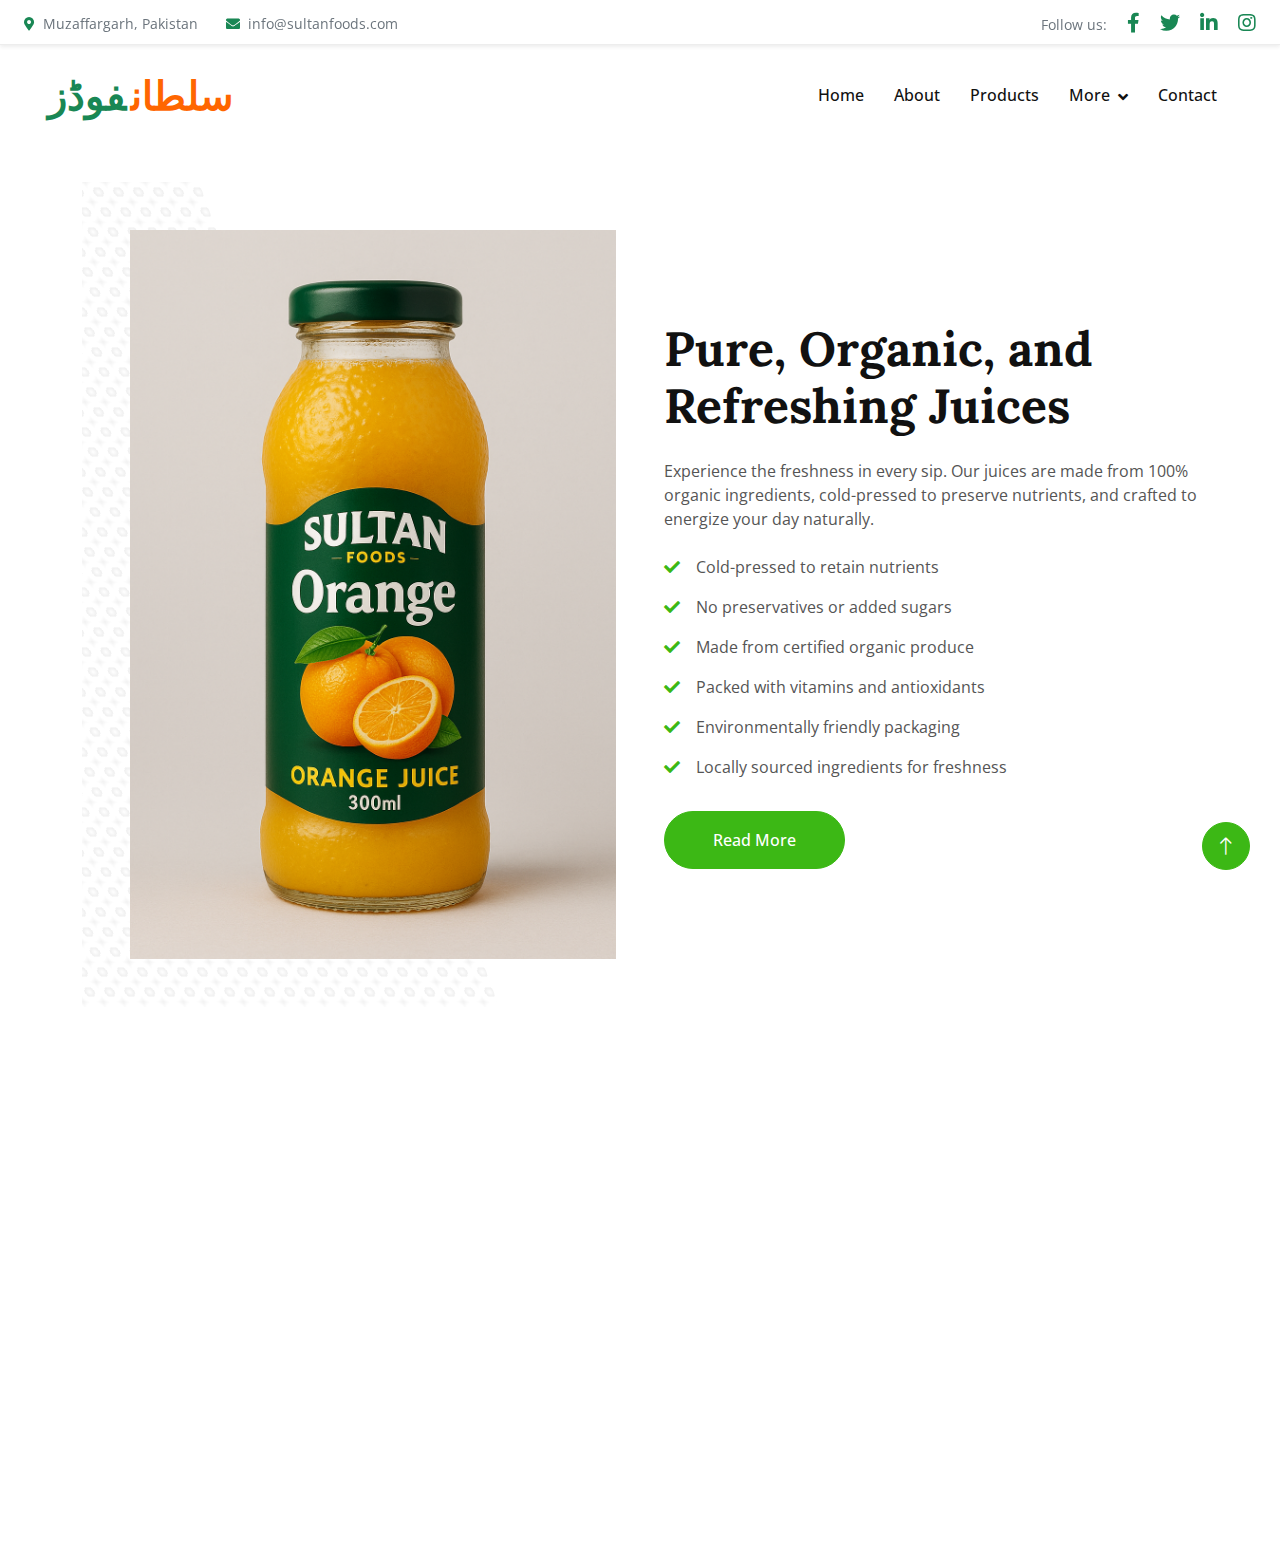
<file: about.html>
<!DOCTYPE html>
<html lang="en">

<head>
    <meta charset="utf-8">
    <title>Sultan Foods - Pure & Fresh Juices</title>
    <meta content="width=device-width, initial-scale=1.0" name="viewport">
    <meta content="" name="keywords">
    <meta content="" name="description">

    <!-- Favicon -->
    <link href="img/favicon.ico" rel="icon">

    <!-- Google Web Fonts -->
    <link rel="preconnect" href="https://fonts.googleapis.com">
    <link rel="preconnect" href="https://fonts.gstatic.com" crossorigin>
    <link href="https://fonts.googleapis.com/css2?family=Open+Sans:wght@400;500&family=Lora:wght@600;700&display=swap" rel="stylesheet"> 

    <!-- Icon Font Stylesheet -->
    <link href="https://cdnjs.cloudflare.com/ajax/libs/font-awesome/5.10.0/css/all.min.css" rel="stylesheet">
    <link href="https://cdn.jsdelivr.net/npm/bootstrap-icons@1.4.1/font/bootstrap-icons.css" rel="stylesheet">

    <!-- Libraries Stylesheet -->
    <link href="lib/animate/animate.min.css" rel="stylesheet">
    <link href="lib/owlcarousel/assets/owl.carousel.min.css" rel="stylesheet">

    <!-- Customized Bootstrap Stylesheet -->
    <link href="css/bootstrap.min.css" rel="stylesheet">

    <!-- Template Stylesheet -->
    <link href="css/style.css" rel="stylesheet">
</head>

<body>
    <!-- Spinner Start -->
    <div id="spinner" class="show bg-white position-fixed translate-middle w-100 vh-100 top-50 start-50 d-flex align-items-center justify-content-center">
        <div class="spinner-border text-primary" role="status"></div>
    </div>
    <!-- Spinner End -->


<!-- Top Bar Start -->
<div class="container-fluid fixed-top px-0 wow fadeIn" data-wow-delay="0.1s">
    <div class="top-bar row gx-0 align-items-center d-none d-lg-flex bg-white shadow-sm py-2 px-4">
        <div class="col-lg-6 text-start">
            <small class="me-4 fw-semibold text-muted">
                <i class="fa fa-map-marker-alt me-2 text-success"></i>Muzaffargarh, Pakistan
            </small>
            <small class="fw-semibold text-muted">
                <i class="fa fa-envelope me-2 text-success"></i>info@sultanfoods.com
            </small>
        </div>
        <div class="col-lg-6 text-end">
            <small class="fw-semibold text-muted">Follow us:</small>
            <a class="text-success ms-3 fs-5" href="#"><i class="fab fa-facebook-f"></i></a>
            <a class="text-success ms-3 fs-5" href="#"><i class="fab fa-twitter"></i></a>
            <a class="text-success ms-3 fs-5" href="#"><i class="fab fa-linkedin-in"></i></a>
            <a class="text-success ms-3 fs-5" href="#"><i class="fab fa-instagram"></i></a>
        </div>
    </div>
</div>
<!-- Top Bar End -->

<!-- Navbar Start -->
<nav class="navbar navbar-expand-lg navbar-light py-lg-0 px-lg-5 wow fadeIn bg-white mt-5" data-wow-delay="0.1s">
    <a href="index.html" class="navbar-brand ms-4 ms-lg-0">
        <h1 class="fw-bold m-0" style="color: #ff6600;">
            سلطان<span class="text-success" style="margin-right: 5px;">فوڈز</span>
        </h1>
    </a>
    
    <button type="button" class="navbar-toggler me-4" data-bs-toggle="collapse" data-bs-target="#navbarCollapse">
        <span class="navbar-toggler-icon"></span>
    </button>
    <div class="collapse navbar-collapse" id="navbarCollapse">
        <div class="navbar-nav ms-auto p-4 p-lg-0">
            <a href="index.html" class="nav-item nav-link fw-semibold text-dark">Home</a>
            <a href="about.html" class="nav-item nav-link fw-semibold text-dark">About</a>
            <a href="product.html" class="nav-item nav-link fw-semibold text-dark">Products</a>
            <div class="nav-item dropdown">
                <a href="#" class="nav-link dropdown-toggle fw-semibold text-dark" data-bs-toggle="dropdown">More</a>
                <div class="dropdown-menu m-0 rounded-3 shadow-sm">
                    <a href="feature.html" class="dropdown-item">Features</a>
                    <a href="blog.html" class="dropdown-item">Blog</a>
                    <a href="testimonial.html" class="dropdown-item">Reviews</a>
                </div>
            </div>
            <a href="contact.html" class="nav-item nav-link fw-semibold text-dark">Contact</a>
        </div>

    </div>
</nav>
<!-- Navbar End -->

<!-- Additional Style to Avoid Overlap -->
<style>
    /* Ensure there’s space for the fixed navbar */
    body {
        padding-top: 10px; /* Adjust based on your navbar height */
    }
</style>

<!-- Top Bar End -->


<!-- About Start -->
<div class="container-xxl py-5">
    <div class="container">
        <div class="row g-5 align-items-center">
            <div class="col-lg-6 wow fadeIn" data-wow-delay="0.1s">
                <div class="about-img position-relative overflow-hidden p-5 pe-0">
                    <img class="img-fluid w-100" src="img/about.png" alt="About Our Juices">
                </div>
            </div>
            <div class="col-lg-6 wow fadeIn" data-wow-delay="0.5s">
                <h1 class="display-5 mb-4">Pure, Organic, and Refreshing Juices</h1>
                <p class="mb-4">Experience the freshness in every sip. Our juices are made from 100% organic ingredients, cold-pressed to preserve nutrients, and crafted to energize your day naturally.</p>
                <p><i class="fa fa-check text-primary me-3"></i>Cold-pressed to retain nutrients</p>
                <p><i class="fa fa-check text-primary me-3"></i>No preservatives or added sugars</p>
                <p><i class="fa fa-check text-primary me-3"></i>Made from certified organic produce</p>
                <p><i class="fa fa-check text-primary me-3"></i>Packed with vitamins and antioxidants</p>
                <p><i class="fa fa-check text-primary me-3"></i>Environmentally friendly packaging</p>
                <p><i class="fa fa-check text-primary me-3"></i>Locally sourced ingredients for freshness</p>
                <a class="btn btn-primary rounded-pill py-3 px-5 mt-3" href="">Read More</a>
            </div>
        </div>
    </div>
</div>
<!-- About End -->





<!-- Footer Start -->
<div class="container-fluid bg-dark footer mt-5 pt-5 wow fadeIn" data-wow-delay="0.1s">
    <div class="container py-5">
        <div class="row g-5">
            <div class="col-lg-3 col-md-6">
                <h1 class="fw-bold text-primary mb-4">Sultan<span class="text-secondary">Foods</span>&#174;</h1>
                <p>Pure, organic juices crafted with love. Our mission is to deliver fresh, healthy beverages for a vibrant lifestyle.</p>
                <div class="d-flex pt-2">
                    <a class="btn btn-square btn-outline-light rounded-circle me-1" href=""><i class="fab fa-twitter"></i></a>
                    <a class="btn btn-square btn-outline-light rounded-circle me-1" href=""><i class="fab fa-facebook-f"></i></a>
                    <a class="btn btn-square btn-outline-light rounded-circle me-1" href=""><i class="fab fa-youtube"></i></a>
                    <a class="btn btn-square btn-outline-light rounded-circle me-0" href=""><i class="fab fa-linkedin-in"></i></a>
                </div>
            </div>
            <div class="col-lg-3 col-md-6">
                <h4 class="text-light mb-4">Address</h4>
                <p><i class="fa fa-map-marker-alt me-3"></i>Muzaffargarh, Punjab, Pakistan</p>
                <p><i class="fa fa-phone-alt me-3"></i>+92 03028709980</p>
                <p><i class="fa fa-envelope me-3"></i>info@sultanfoods.com</p>
            </div>
            <div class="col-lg-3 col-md-6">
                <h4 class="text-light mb-4">Quick Links</h4>
                <a class="btn btn-link" href="">About Us</a>
                <a class="btn btn-link" href="">Contact Us</a>
                <a class="btn btn-link" href="">Our Juices</a>
                <a class="btn btn-link" href="">Terms & Conditions</a>
                <a class="btn btn-link" href="">Support</a>
            </div>
            <div class="col-lg-3 col-md-6">
                <h4 class="text-light mb-4">Newsletter</h4>
                <p>Stay updated with our latest juice offers and promotions. Sign up now!</p>
                <div class="position-relative mx-auto" style="max-width: 400px;">
                    <input class="form-control bg-transparent w-100 py-3 ps-4 pe-5" type="text" placeholder="Your email">
                    <button type="button" class="btn btn-primary py-2 position-absolute top-0 end-0 mt-2 me-2">SignUp</button>
                </div>
            </div>
        </div>
    </div>
    <div class="container-fluid copyright">
        <div class="container">
            <div class="row">
                <div class="col-md-6 text-center text-md-start mb-3 mb-md-0">
                    &copy; <a href="#">Sultan Foods&#174;</a>, All Right Reserved.
                </div>
                <div class="col-md-6 text-center text-md-end">
                    Designed By <a href="https://htmlcodex.com">Fahad Ahmad Sultan</a>
                </div>
            </div>
        </div>
    </div>
</div>
<!-- Footer End -->



    <!-- Back to Top -->
    <a href="#" class="btn btn-lg btn-primary btn-lg-square rounded-circle back-to-top"><i class="bi bi-arrow-up"></i></a>


    <!-- JavaScript Libraries -->
    <script src="https://code.jquery.com/jquery-3.4.1.min.js"></script>
    <script src="https://cdn.jsdelivr.net/npm/bootstrap@5.0.0/dist/js/bootstrap.bundle.min.js"></script>
    <script src="lib/wow/wow.min.js"></script>
    <script src="lib/easing/easing.min.js"></script>
    <script src="lib/waypoints/waypoints.min.js"></script>
    <script src="lib/owlcarousel/owl.carousel.min.js"></script>

    <!-- Template Javascript -->
    <script src="js/main.js"></script>
</body>

</html>
</file>
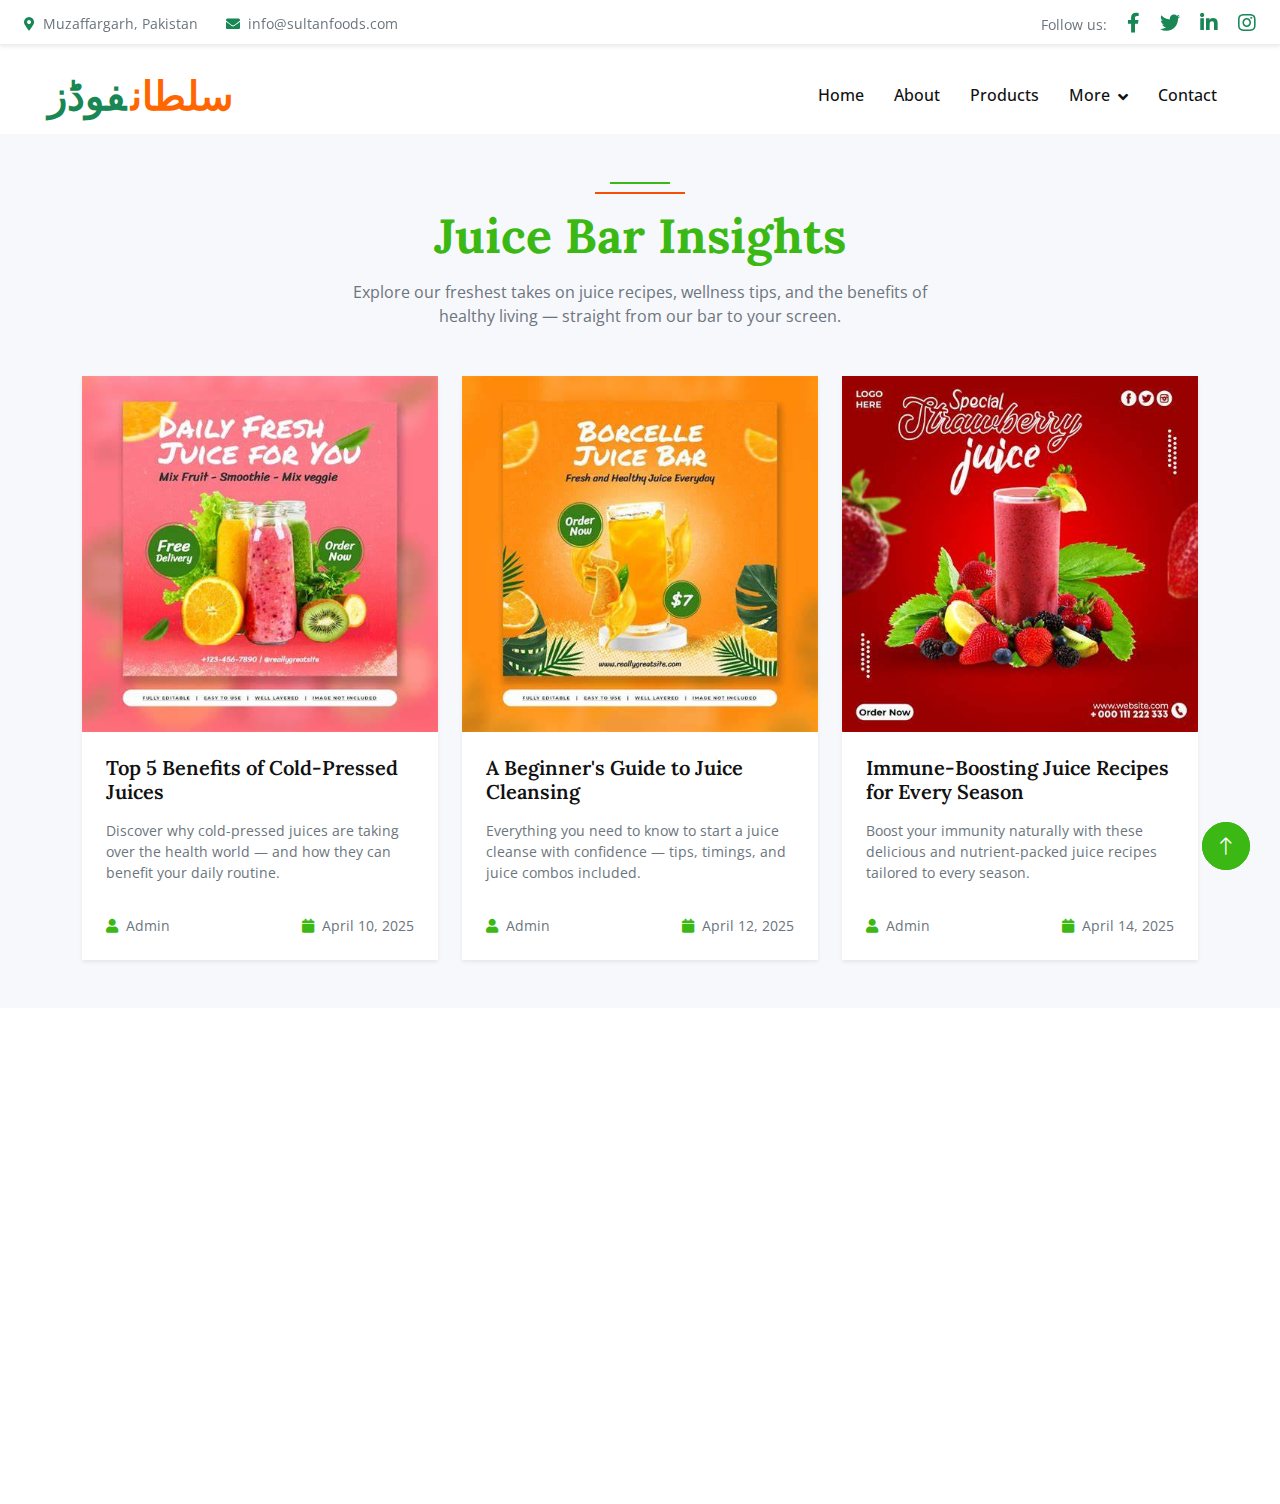
<file: blog.html>
<!DOCTYPE html>
<html lang="en">

<head>
    <meta charset="utf-8">
    <title>Sultan Foods - Pure & Fresh Juices</title>
    <meta content="width=device-width, initial-scale=1.0" name="viewport">
    <meta content="" name="keywords">
    <meta content="" name="description">

    <!-- Favicon -->
    <link href="img/favicon.ico" rel="icon">

    <!-- Google Web Fonts -->
    <link rel="preconnect" href="https://fonts.googleapis.com">
    <link rel="preconnect" href="https://fonts.gstatic.com" crossorigin>
    <link href="https://fonts.googleapis.com/css2?family=Open+Sans:wght@400;500&family=Lora:wght@600;700&display=swap" rel="stylesheet"> 

    <!-- Icon Font Stylesheet -->
    <link href="https://cdnjs.cloudflare.com/ajax/libs/font-awesome/5.10.0/css/all.min.css" rel="stylesheet">
    <link href="https://cdn.jsdelivr.net/npm/bootstrap-icons@1.4.1/font/bootstrap-icons.css" rel="stylesheet">

    <!-- Libraries Stylesheet -->
    <link href="lib/animate/animate.min.css" rel="stylesheet">
    <link href="lib/owlcarousel/assets/owl.carousel.min.css" rel="stylesheet">

    <!-- Customized Bootstrap Stylesheet -->
    <link href="css/bootstrap.min.css" rel="stylesheet">

    <!-- Template Stylesheet -->
    <link href="css/style.css" rel="stylesheet">
</head>

<body>
    <!-- Spinner Start -->
    <div id="spinner" class="show bg-white position-fixed translate-middle w-100 vh-100 top-50 start-50 d-flex align-items-center justify-content-center">
        <div class="spinner-border text-primary" role="status"></div>
    </div>
    <!-- Spinner End -->



    <!-- Top Bar Start -->
    <div class="container-fluid fixed-top px-0 wow fadeIn" data-wow-delay="0.1s">
        <div class="top-bar row gx-0 align-items-center d-none d-lg-flex bg-white shadow-sm py-2 px-4">
            <div class="col-lg-6 text-start">
                <small class="me-4 fw-semibold text-muted">
                    <i class="fa fa-map-marker-alt me-2 text-success"></i>Muzaffargarh, Pakistan
                </small>
                <small class="fw-semibold text-muted">
                    <i class="fa fa-envelope me-2 text-success"></i>info@sultanfoods.com
                </small>
            </div>
            <div class="col-lg-6 text-end">
                <small class="fw-semibold text-muted">Follow us:</small>
                <a class="text-success ms-3 fs-5" href="#"><i class="fab fa-facebook-f"></i></a>
                <a class="text-success ms-3 fs-5" href="#"><i class="fab fa-twitter"></i></a>
                <a class="text-success ms-3 fs-5" href="#"><i class="fab fa-linkedin-in"></i></a>
                <a class="text-success ms-3 fs-5" href="#"><i class="fab fa-instagram"></i></a>
            </div>
        </div>
    </div>
    <!-- Top Bar End -->
    
    <!-- Navbar Start -->
    <nav class="navbar navbar-expand-lg navbar-light py-lg-0 px-lg-5 wow fadeIn bg-white mt-5" data-wow-delay="0.1s">
        <a href="index.html" class="navbar-brand ms-4 ms-lg-0">
            <h1 class="fw-bold m-0" style="color: #ff6600;">
                سلطان<span class="text-success" style="margin-right: 5px;">فوڈز</span>
            </h1>
        </a>
        
        <button type="button" class="navbar-toggler me-4" data-bs-toggle="collapse" data-bs-target="#navbarCollapse">
            <span class="navbar-toggler-icon"></span>
        </button>
        <div class="collapse navbar-collapse" id="navbarCollapse">
            <div class="navbar-nav ms-auto p-4 p-lg-0">
                <a href="index.html" class="nav-item nav-link fw-semibold text-dark">Home</a>
                <a href="about.html" class="nav-item nav-link fw-semibold text-dark">About</a>
                <a href="product.html" class="nav-item nav-link fw-semibold text-dark">Products</a>
                <div class="nav-item dropdown">
                    <a href="#" class="nav-link dropdown-toggle fw-semibold text-dark" data-bs-toggle="dropdown">More</a>
                    <div class="dropdown-menu m-0 rounded-3 shadow-sm">
                        <a href="feature.html" class="dropdown-item">Features</a>
                        <a href="blog.html" class="dropdown-item">Blog</a>
                        <a href="testimonial.html" class="dropdown-item">Reviews</a>
                    </div>
                </div>
                <a href="contact.html" class="nav-item nav-link fw-semibold text-dark">Contact</a>
            </div>
    
        </div>
    </nav>
    <!-- Navbar End -->
    
    <!-- Additional Style to Avoid Overlap -->
    <style>
        /* Ensure there’s space for the fixed navbar */
        body {
            padding-top: 10px; /* Adjust based on your navbar height */
        }
    </style>
    
    <!-- Top Bar End -->

<!-- Blog Start -->
<div class="container-xxl py-5 bg-light">
    <div class="container">
        <div class="section-header text-center mx-auto mb-5 wow fadeInUp" data-wow-delay="0.1s" style="max-width: 600px;">
            <h1 class="display-5 mb-3 text-primary">Juice Bar Insights</h1>
            <p class="text-muted">Explore our freshest takes on juice recipes, wellness tips, and the benefits of healthy living — straight from our bar to your screen.</p>
        </div>
        <div class="row g-4">
            <!-- Blog Post 1 -->
            <div class="col-lg-4 col-md-6 wow fadeInUp" data-wow-delay="0.1s">
                <div class="card h-100 border-0 shadow-sm">
                    <img src="img/bl1.jpeg" class="card-img-top" alt="Cold-Pressed Juices">
                    <div class="card-body p-4">
                        <h5 class="card-title mb-3">
                            <a href="#" class="text-dark text-decoration-none">Top 5 Benefits of Cold-Pressed Juices</a>
                        </h5>
                        <p class="card-text text-muted small">Discover why cold-pressed juices are taking over the health world — and how they can benefit your daily routine.</p>
                    </div>
                    <div class="card-footer bg-white border-top-0 px-4 pb-4 d-flex justify-content-between align-items-center">
                        <small class="text-muted"><i class="fa fa-user text-primary me-2"></i>Admin</small>
                        <small class="text-muted"><i class="fa fa-calendar text-primary me-2"></i>April 10, 2025</small>
                    </div>
                </div>
            </div>

            <!-- Blog Post 2 -->
            <div class="col-lg-4 col-md-6 wow fadeInUp" data-wow-delay="0.3s">
                <div class="card h-100 border-0 shadow-sm">
                    <img src="img/bl2.jpeg" class="card-img-top" alt="Juice Cleanse Guide">
                    <div class="card-body p-4">
                        <h5 class="card-title mb-3">
                            <a href="#" class="text-dark text-decoration-none">A Beginner's Guide to Juice Cleansing</a>
                        </h5>
                        <p class="card-text text-muted small">Everything you need to know to start a juice cleanse with confidence — tips, timings, and juice combos included.</p>
                    </div>
                    <div class="card-footer bg-white border-top-0 px-4 pb-4 d-flex justify-content-between align-items-center">
                        <small class="text-muted"><i class="fa fa-user text-primary me-2"></i>Admin</small>
                        <small class="text-muted"><i class="fa fa-calendar text-primary me-2"></i>April 12, 2025</small>
                    </div>
                </div>
            </div>

            <!-- Blog Post 3 -->
            <div class="col-lg-4 col-md-6 wow fadeInUp" data-wow-delay="0.5s">
                <div class="card h-100 border-0 shadow-sm">
                    <img src="img/bl3.jpeg" class="card-img-top" alt="Immune Boosting Juices">
                    <div class="card-body p-4">
                        <h5 class="card-title mb-3">
                            <a href="#" class="text-dark text-decoration-none">Immune-Boosting Juice Recipes for Every Season</a>
                        </h5>
                        <p class="card-text text-muted small">Boost your immunity naturally with these delicious and nutrient-packed juice recipes tailored to every season.</p>
                    </div>
                    <div class="card-footer bg-white border-top-0 px-4 pb-4 d-flex justify-content-between align-items-center">
                        <small class="text-muted"><i class="fa fa-user text-primary me-2"></i>Admin</small>
                        <small class="text-muted"><i class="fa fa-calendar text-primary me-2"></i>April 14, 2025</small>
                    </div>
                </div>
            </div>

            
        </div>
    </div>
</div>
<!-- Blog End -->



<!-- Footer Start -->
<div class="container-fluid bg-dark footer mt-5 pt-5 wow fadeIn" data-wow-delay="0.1s">
    <div class="container py-5">
        <div class="row g-5">
            <div class="col-lg-3 col-md-6">
                <h1 class="fw-bold text-primary mb-4">Sultan<span class="text-secondary">Foods</span>&#174;</h1>
                <p>Pure, organic juices crafted with love. Our mission is to deliver fresh, healthy beverages for a vibrant lifestyle.</p>
                <div class="d-flex pt-2">
                    <a class="btn btn-square btn-outline-light rounded-circle me-1" href=""><i class="fab fa-twitter"></i></a>
                    <a class="btn btn-square btn-outline-light rounded-circle me-1" href=""><i class="fab fa-facebook-f"></i></a>
                    <a class="btn btn-square btn-outline-light rounded-circle me-1" href=""><i class="fab fa-youtube"></i></a>
                    <a class="btn btn-square btn-outline-light rounded-circle me-0" href=""><i class="fab fa-linkedin-in"></i></a>
                </div>
            </div>
            <div class="col-lg-3 col-md-6">
                <h4 class="text-light mb-4">Address</h4>
                <p><i class="fa fa-map-marker-alt me-3"></i>Muzaffargarh, Punjab, Pakistan</p>
                <p><i class="fa fa-phone-alt me-3"></i>+92 03028709980</p>
                <p><i class="fa fa-envelope me-3"></i>info@sultanfoods.com</p>
            </div>
            <div class="col-lg-3 col-md-6">
                <h4 class="text-light mb-4">Quick Links</h4>
                <a class="btn btn-link" href="">About Us</a>
                <a class="btn btn-link" href="">Contact Us</a>
                <a class="btn btn-link" href="">Our Juices</a>
                <a class="btn btn-link" href="">Terms & Conditions</a>
                <a class="btn btn-link" href="">Support</a>
            </div>
            <div class="col-lg-3 col-md-6">
                <h4 class="text-light mb-4">Newsletter</h4>
                <p>Stay updated with our latest juice offers and promotions. Sign up now!</p>
                <div class="position-relative mx-auto" style="max-width: 400px;">
                    <input class="form-control bg-transparent w-100 py-3 ps-4 pe-5" type="text" placeholder="Your email">
                    <button type="button" class="btn btn-primary py-2 position-absolute top-0 end-0 mt-2 me-2">SignUp</button>
                </div>
            </div>
        </div>
    </div>
    <div class="container-fluid copyright">
        <div class="container">
            <div class="row">
                <div class="col-md-6 text-center text-md-start mb-3 mb-md-0">
                    &copy; <a href="#">Sultan Foods&#174;</a>, All Right Reserved.
                </div>
                <div class="col-md-6 text-center text-md-end">
                    Designed By <a href="https://htmlcodex.com">Fahad Ahmad Sultan</a>
                </div>
            </div>
        </div>
    </div>
</div>
<!-- Footer End -->
<a href="#" class="btn btn-lg btn-primary btn-lg-square rounded-circle back-to-top"><i class="bi bi-arrow-up"></i></a>


    <!-- Back to Top -->
    <a href="#" class="btn btn-lg btn-primary btn-lg-square rounded-circle back-to-top"><i class="bi bi-arrow-up"></i></a>


    <!-- JavaScript Libraries -->
    <script src="https://code.jquery.com/jquery-3.4.1.min.js"></script>
    <script src="https://cdn.jsdelivr.net/npm/bootstrap@5.0.0/dist/js/bootstrap.bundle.min.js"></script>
    <script src="lib/wow/wow.min.js"></script>
    <script src="lib/easing/easing.min.js"></script>
    <script src="lib/waypoints/waypoints.min.js"></script>
    <script src="lib/owlcarousel/owl.carousel.min.js"></script>

    <!-- Template Javascript -->
    <script src="js/main.js"></script>
</body>

</html>
</file>
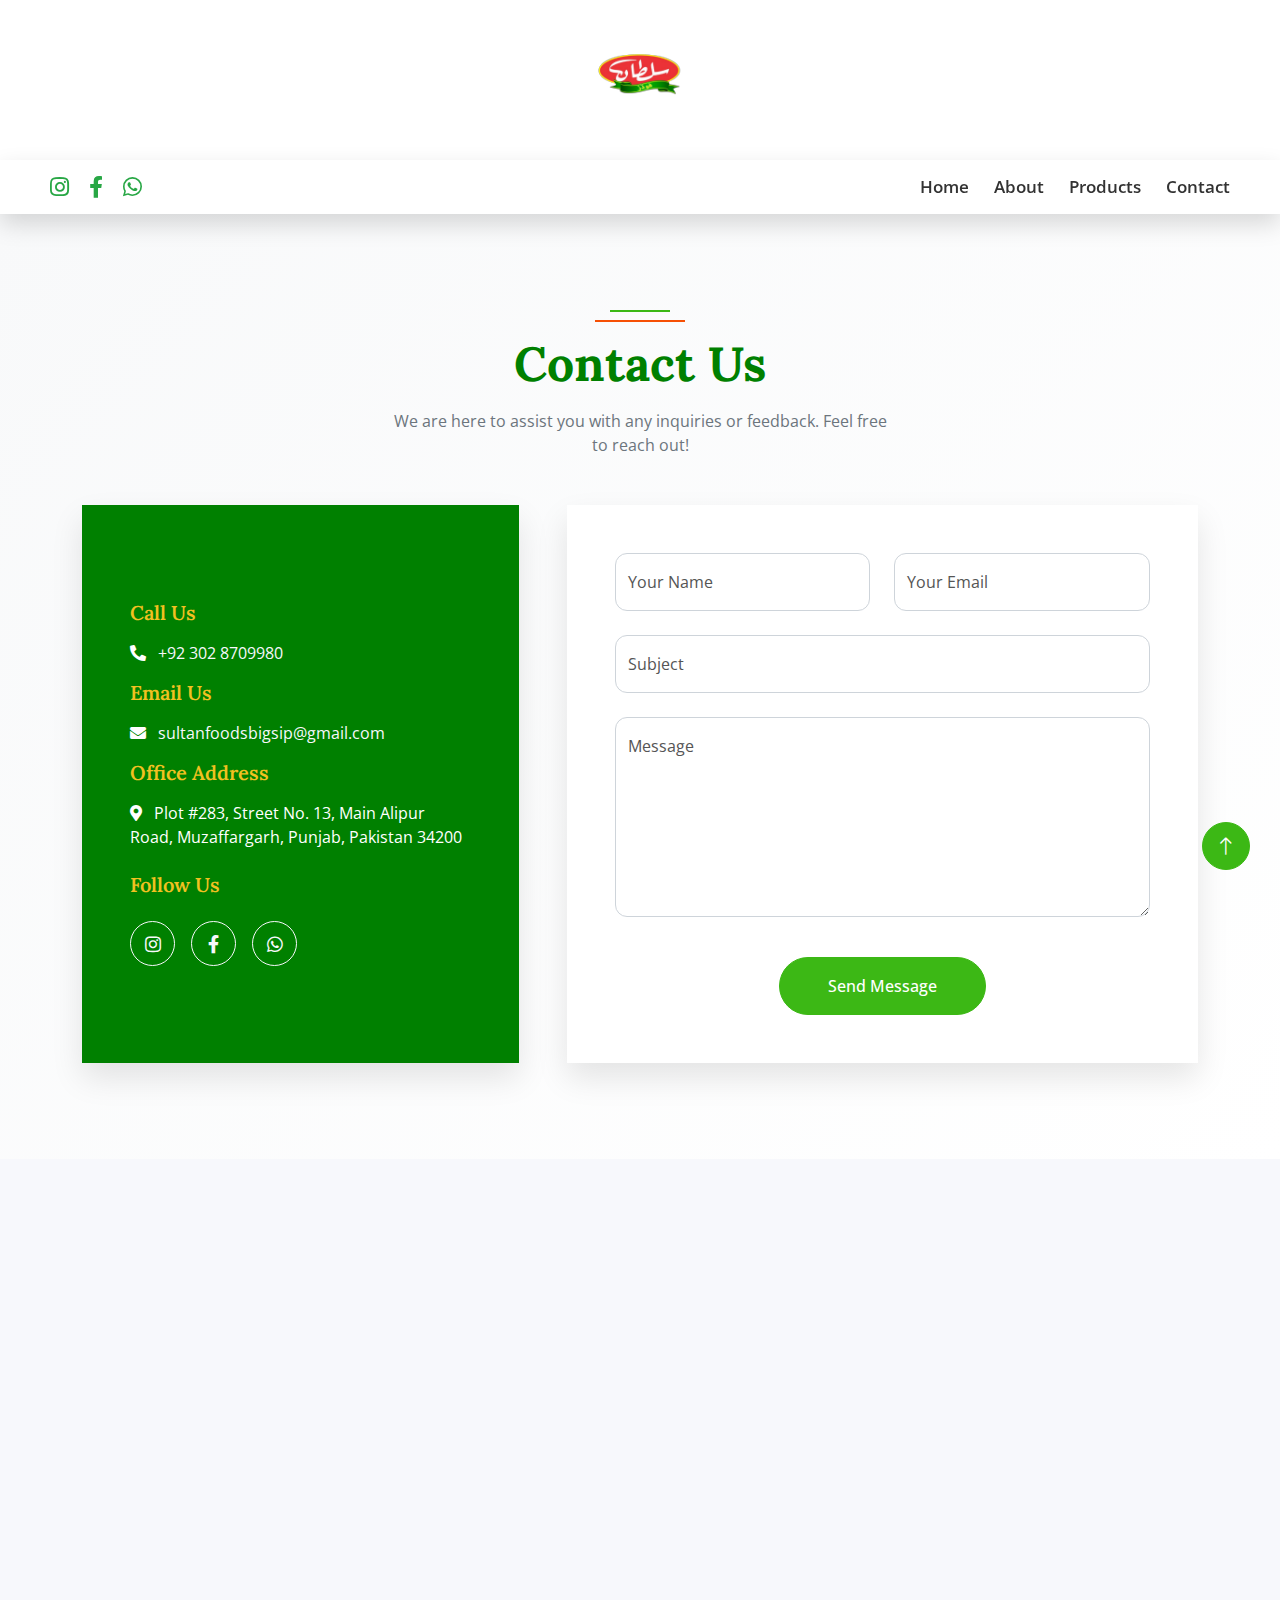
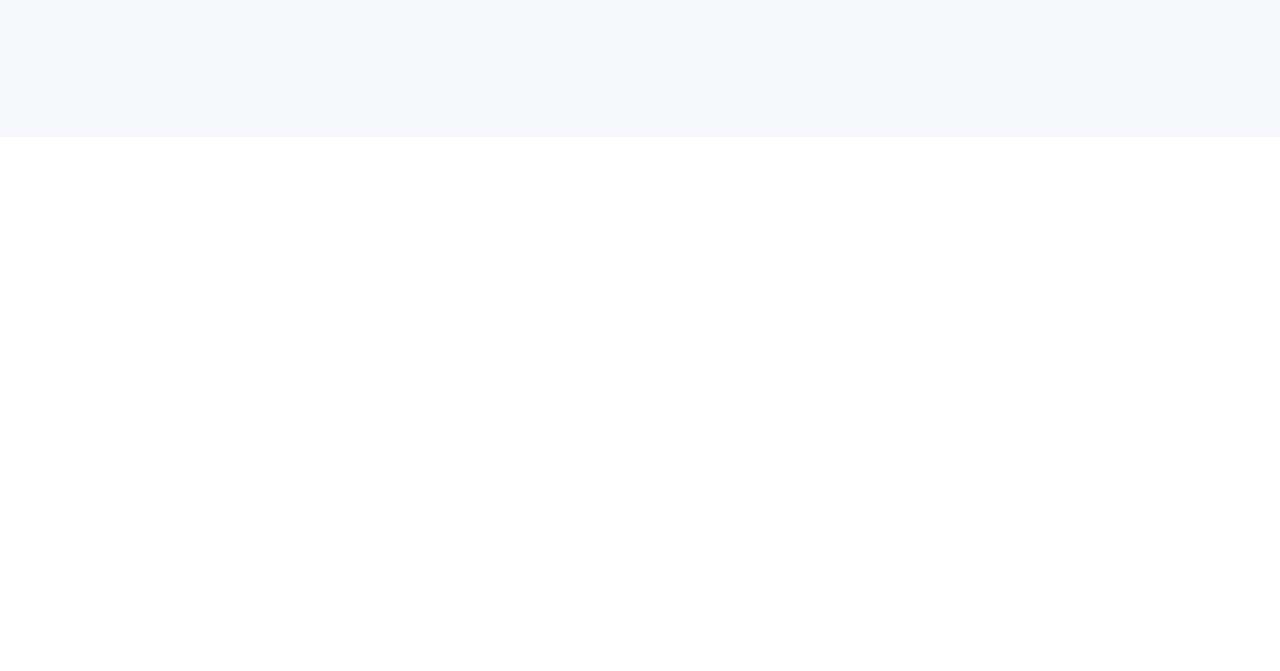
<file: contact.html>
<!DOCTYPE html>
<html lang="en">

<head>
    <meta charset="utf-8">
    <title>Sultan Foods - Pure & Fresh Juices</title>
    <meta content="width=device-width, initial-scale=1.0" name="viewport">
    <meta content="" name="keywords">
    <meta content="" name="description">

    <!-- Favicon -->
    <link href="img/favicon.ico" rel="icon">

    <!-- Google Web Fonts -->
    <link rel="preconnect" href="https://fonts.googleapis.com">
    <link rel="preconnect" href="https://fonts.gstatic.com" crossorigin>
    <link href="https://fonts.googleapis.com/css2?family=Open+Sans:wght@400;500&family=Lora:wght@600;700&display=swap" rel="stylesheet"> 

    <!-- Icon Font Stylesheet -->
    <link href="https://cdnjs.cloudflare.com/ajax/libs/font-awesome/5.10.0/css/all.min.css" rel="stylesheet">
    <link href="https://cdn.jsdelivr.net/npm/bootstrap-icons@1.4.1/font/bootstrap-icons.css" rel="stylesheet">

    <!-- Libraries Stylesheet -->
    <link href="lib/animate/animate.min.css" rel="stylesheet">
    <link href="lib/owlcarousel/assets/owl.carousel.min.css" rel="stylesheet">

    <!-- Customized Bootstrap Stylesheet -->
    <link href="css/bootstrap.min.css" rel="stylesheet">

    <!-- Template Stylesheet -->
    <link href="css/style.css" rel="stylesheet">
</head>

<body>
    <!-- Spinner Start -->
    <div id="spinner" class="show bg-white position-fixed translate-middle w-100 vh-100 top-50 start-50 d-flex align-items-center justify-content-center">
        <!-- Your logo zooming animation -->
        <img src="img/l.svg" alt="Logo" class="logo-zoom">
    </div>
    <!-- Spinner End -->
<!-- Centered Logo -->
<div style="text-align: center; padding: 20px 0;">
    <a href="index.html">
        <img src="img/logo.svg" alt="Sultan Foods" style="height: 120px;" class="wow fadeInDown" data-wow-delay="0.3s">
    </a>
</div>

<!-- Navbar Start -->
<style>



/* Zooming logo animation */
.logo-zoom {
    width: 100px; /* Adjust width to your logo's size */
    animation: zoomInOut 10s infinite ease-in-out; /* Keep zoom effect for 10 seconds */
}

/* Zoom-in and Zoom-out animation */
@keyframes zoomInOut {
    0% {
        transform: scale(1);
    }
    50% {
        transform: scale(1.5); /* Zoom in */
    }
    100% {
        transform: scale(1);
    }
}

/* Keep the spinner visible for 10 seconds before fading out */
@keyframes spinnerVisible {
    0% {
        opacity: 1; /* Visible */
    }
    90% {
        opacity: 1; /* Still visible until 90% of the time */
    }
    100% {
        opacity: 0; /* Fade out at the end */
    }
}


/* Modern 3D Glassy Navbar */
.navbar-custom {
    background: rgba(255, 255, 255, 0.7);
    backdrop-filter: blur(15px);
    padding-left: 10px; /* Increased horizontal padding */
    margin: 0 auto;
    display: flex;
    align-items: center;
    justify-content: space-between;
    position: sticky;
    top: 0;
    width: 100%;
    z-index: 1000;
    box-shadow: 0 10px 25px rgba(0, 0, 0, 0.15);
    border-bottom: 1px solid rgba(255, 255, 255, 0.4);
    /* border-radius: 0 0 20px 20px; */
    animation: slideDown 1s ease;
    transition: all 0.4s ease-in-out;
}

/* 3D effect on hover */
.navbar-custom:hover {
    box-shadow: 0 15px 30px rgba(0, 0, 0, 0.25);
}

/* Social Icons */
.social-icons a {
    color: #28a745;
    font-size: 22px;
    margin-right: 16px;
    transition: all 0.4s ease;
}

.social-icons a:hover {
    color: #ff6600;
    transform: scale(1.3) rotate(10deg);
}

/* Navigation Links */
.nav-links {
    display: flex;
    gap: 25px;
}

.nav-links a {
    font-size: 17px;
    font-weight: 600;
    color: #333;
    text-decoration: none;
    position: relative;
    transition: color 0.3s ease, transform 0.3s ease;
}

.nav-links a::after {
    content: '';
    position: absolute;
    width: 0;
    height: 3px;
    background: #ff6600;
    left: 0;
    bottom: -5px;
    transition: width 0.4s;
}

.nav-links a:hover::after {
    width: 100%;
}

.nav-links a:hover {
    color: #ff6600;
    transform: translateY(-2px);
}

/* Drawer Toggle (Hamburger Icon) */
.drawer-toggle {
    font-size: 30px;
    background: none;
    border: none;
    color: #333;
    display: none;
    cursor: pointer;
    transition: transform 0.3s ease;
}

.drawer-toggle:hover {
    transform: rotate(90deg);
}

/* Drawer Menu */
/* Mobile Drawer */
/* Mobile Drawer */
.mobile-drawer {
    position: fixed;
    top: 10%; /* Start the drawer a little below the top */
    right: -180px; /* Initially hidden off-screen */
    width: 200px; /* Slightly wider for ease of access */
    height: 45%; /* Small height (40% of the screen height) */
    background: rgba(255, 255, 255, 255); /* Slightly transparent white */
    backdrop-filter: blur(8px); /* Soft blur for a floating effect */
    box-shadow: -4px 0 20px rgba(0, 0, 0, 0); /* Soft shadow to give it a floating look */
    transition: right 0.5s ease-in-out, box-shadow 0.3s ease-in-out; /* Smooth transition */
    display: flex;
    flex-direction: column;
    padding: 30px 20px 20px; /* Reduced padding for compactness */
    z-index: 9999;
    border-top-left-radius: 20px;
    border-bottom-left-radius: 20px;
    animation: slideInFromRight 0.5s ease-out; /* Animation when opening */
}

.mobile-drawer.open {
    right: 0; /* Slide the drawer in from the right */
}

.mobile-drawer a {
    color: #333;
    text-decoration: none;
    font-size: 16px;
    margin-bottom: 15px; /* Spacing between links */
    font-weight: 600;
    transition: color 0.3s ease;
}

.mobile-drawer a:hover {
    color: #ff6600;
}

/* For the Overlay */
.drawer-overlay {
    display: none;
    position: fixed;
    inset: 0;
    background: rgba(0, 0, 0, 0.3);
    z-index: 9998;
}

.drawer-overlay.active {
    display: block;
}



/* Animations */
@keyframes slideDown {
    from {
        transform: translateY(-100%);
        opacity: 0;
    }
    to {
        transform: translateY(0);
        opacity: 1;
    }
}

/* Responsive Settings */
@media (max-width: 992px) {
    .nav-links {
        display: none;
    }
    .drawer-toggle {
        display: block;
    }
}

@media (max-width: 576px) {
    .navbar-custom {
        padding: 8px 20px;
    }
}
</style>

<nav class="navbar-custom wow slideInDown" data-wow-delay="0.1s" style="padding: 10px 50px;">
    <!-- Left: Social Media -->
    <div class="social-icons">
        <a href="https://www.instagram.com/sultan_the_food_experts" target="_blank"><i class="fab fa-instagram"></i></a>
        <a href="https://www.facebook.com/share/18wJ2gR9rJ/" target="_blank"><i class="fab fa-facebook-f"></i></a>
        <a href="https://wa.me/?text=Check%20out%20this%20link%20to%20Sultan%20Foods!" target="_blank"><i class="fab fa-whatsapp"></i></a>
    </div>

    <!-- Drawer Button / Desktop Links -->
    <button class="drawer-toggle" onclick="toggleDrawer()">
        <i class="fas fa-bars"></i>
    </button>

    <div class="nav-links">
        <a href="index.html">Home</a>
        <a href="about.html">About</a>
        <a href="product.html">Products</a>
        <a href="contact.html">Contact</a>
    </div>
</nav>


<!-- Mobile Drawer -->
<div id="drawerOverlay" class="drawer-overlay" onclick="closeDrawerOnClickOutside(event)">
    <div id="mobileDrawer" class="mobile-drawer" onclick="event.stopPropagation()">
        <a href="index.html">Home</a>
        <a href="about.html">About</a>
        <a href="product.html">Products</a>
        <a href="contact.html">Contact</a>
    </div>
</div>

<!-- Drawer Script -->
<script>
function toggleDrawer() {
    document.getElementById('mobileDrawer').classList.toggle('open');
    document.getElementById('drawerOverlay').classList.toggle('active');
}

function closeDrawerOnClickOutside(event) {
    document.getElementById('mobileDrawer').classList.remove('open');
    document.getElementById('drawerOverlay').classList.remove('active');
}
</script>

<!-- Libraries -->
<link href="https://cdnjs.cloudflare.com/ajax/libs/animate.css/4.1.1/animate.min.css" rel="stylesheet">
<script src="https://cdnjs.cloudflare.com/ajax/libs/wow/1.1.2/wow.min.js"></script>
<script>
new WOW().init();
</script>



<!-- Contact Start -->
<div class="container-xxl py-6" style="background: linear-gradient(135deg, #f8f9fa 0%, #ffffff 100%);">
    <div class="container">
        <div class="section-header text-center mx-auto mb-5 wow fadeInDown" data-wow-delay="0.1s" style="max-width: 500px;">
            <h1 class="display-5 mb-3 text-primary">Contact Us</h1>
            <p class="text-muted">We are here to assist you with any inquiries or feedback. Feel free to reach out!</p>
        </div>

        <div class="row g-5 justify-content-center">
            <!-- Contact Info Box -->
            <div class="col-lg-5 col-md-12 wow fadeInLeft" data-wow-delay="0.2s">
                <div class="bg-primary text-white rounded-4 shadow-lg p-5 d-flex flex-column justify-content-center h-100">
                    <h5 class="text-primari mb-3">Call Us</h5>
                    <p class="mb-3"><i class="fa fa-phone-alt me-2"></i> <a href="tel:+923028709980" class="text-light text-decoration-none">+92 302 8709980</a></p>

                    <h5 class="text-primari mb-3">Email Us</h5>
                    <p class="mb-3"><i class="fa fa-envelope me-2"></i> <a href="mailto:sultanfoodsbigsip@gmail.com" class="text-light text-decoration-none">sultanfoodsbigsip@gmail.com</a></p>

                    <h5 class="text-primari mb-3">Office Address</h5>
                    <p class="mb-4"><i class="fa fa-map-marker-alt me-2"></i> Plot #283, Street No. 13, Main Alipur Road, Muzaffargarh, Punjab, Pakistan 34200</p>

                    <h5 class="text-primari mb-3">Follow Us</h5>
                    <div class="d-flex pt-2">
                        <a class="btn btn-square btn-outline-light rounded-circle me-3" href="https://www.instagram.com/sultan_the_food_experts?igsh=MWdoNTJyaWU3OXhiOA=="><i class="fab fa-instagram"></i></a>
                        <a class="btn btn-square btn-outline-light rounded-circle me-3" href="https://www.facebook.com/share/18wJ2gR9rJ/"><i class="fab fa-facebook-f"></i></a>
                        <a class="btn btn-square btn-outline-light rounded-circle" href="https://wa.me/?text=Check%20out%20this%20link%20to%20Sultan%20Foods!" target="_blank"><i class="fab fa-whatsapp"></i></a>
                    </div>
                </div>
            </div>

            <!-- Contact Form -->
            <div class="col-lg-7 col-md-12 wow fadeInRight" data-wow-delay="0.4s">
                <div class="rounded-4 shadow-lg p-5 bg-white">
                    <form id="contactForm">
                        <div class="row g-4">
                            <div class="col-md-6">
                                <div class="form-floating">
                                    <input type="text" class="form-control" id="name" placeholder="Your Name" required>
                                    <label for="name">Your Name</label>
                                </div>
                            </div>
                            <div class="col-md-6">
                                <div class="form-floating">
                                    <input type="email" class="form-control" id="email" placeholder="Your Email" required>
                                    <label for="email">Your Email</label>
                                </div>
                            </div>
                            <div class="col-12">
                                <div class="form-floating">
                                    <input type="text" class="form-control" id="subject" placeholder="Subject" required>
                                    <label for="subject">Subject</label>
                                </div>
                            </div>
                            <div class="col-12">
                                <div class="form-floating">
                                    <textarea class="form-control" placeholder="Leave a message here" id="message" style="height: 200px" required></textarea>
                                    <label for="message">Message</label>
                                </div>
                            </div>
                            <div class="col-12 text-center">
                                <button class="btn btn-primary rounded-pill py-3 px-5 mt-3" type="submit" onclick="sendMail()">Send Message</button>
                            </div>
                        </div>
                    </form>
                </div>
            </div>

        </div>
    </div>
</div>
<!-- Contact End -->

<!-- Inline CSS Enhancements -->
<style>
    .btn-square {
        width: 45px;
        height: 45px;
        display: inline-flex;
        align-items: center;
        justify-content: center;
        font-size: 18px;
        transition: background 0.3s, transform 0.3s;
    }

    .btn-square:hover {
        background: #ffffff;
        color: #ff7b00;
        transform: scale(1.1);
    }

    .form-control {
        border-radius: 12px;
        border: 1px solid #ced4da;
        transition: border-color 0.3s, box-shadow 0.3s;
    }

    .form-control:focus {
        border-color: #008000;
        box-shadow: 0 0 10px rgba(255, 123, 0, 0.25);
    }

    .bg-primary {
        background-color: #008000 !important; /* Fresh mango orange */
    }

    .text-primary {
        color: #008000 !important;
    }
    .text-primari {
        color: #f1c121 !important;
    }
    .shadow-lg {
        box-shadow: 0 15px 30px rgba(0, 0, 0, 0.1) !important;
    }
</style>




<!-- Google Map Start -->
<div class="container-xxl py-5 bg-light">
    <div class="container">
        <div class="map-card p-3 rounded-4 shadow-lg bg-white wow fadeInUp" data-wow-delay="0.2s" style="overflow: hidden;">
            <div class="map-container position-relative rounded-4 overflow-hidden" style="height: 450px;">
                <iframe
                    class="position-absolute top-0 start-0 w-100 h-100"
                    src="https://www.google.com/maps?q=Plot+%23+283,+Street+No.+13,+Main+Alipur+Road,+Muzaffargarh,+Punjab,+Pakistan+34200&output=embed&maptype=satellite"
                    style="border:0;"
                    allowfullscreen=""
                    loading="lazy"
                    referrerpolicy="no-referrer-when-downgrade">
                </iframe>
            </div>
        </div>
    </div>
</div>
<!-- Google Map End -->

<!-- Inline CSS Enhancements -->
<style>
    .map-card {
        background: #ffffff;
        border-radius: 20px;
        box-shadow: 0 15px 40px rgba(0, 0, 0, 0.2);
        transition: transform 0.4s ease, box-shadow 0.4s ease;
    }

    .map-card:hover {
        transform: translateY(-8px);
        box-shadow: 0 25px 60px rgba(0, 0, 0, 0.3);
    }

    .map-container iframe {
        border: none;
        border-radius: 20px;
    }
</style>




   <!-- Footer Start -->
<div class="container-fluid bg-dark footer mt-5 pt-5 wow fadeIn" data-wow-delay="0.1s">
    <div class="container py-5">
        <div class="row g-5">
            <!-- Logo and Social Media -->
            <div class="col-lg-3 col-md-6 wow fadeInUp" data-wow-delay="0.2s">
                <div class="mb-4 wow zoomIn" data-wow-delay="0.3s">
                    <h1 class="fw-bold text-primary mb-4">Sultan<span class="text-secondary">Foods</span>&#174;</h1>
                    <p>Pure, healthy juices crafted with love. Our mission is to deliver fresh, healthy beverages
                        for a vibrant lifestyle.</p>                </div>
                <div class="d-flex pt-2">
                    <a class="btn btn-square btn-outline-light rounded-circle me-3 wow bounceIn" data-wow-delay="0.4s"
                        href="https://www.instagram.com/sultan_the_food_experts?igsh=MWdoNTJyaWU3OXhiOA==">
                        <i class="fab fa-instagram"></i></a>
                    <a class="btn btn-square btn-outline-light rounded-circle me-3 wow bounceIn" data-wow-delay="0.5s"
                        href="https://www.facebook.com/share/18wJ2gR9rJ/">
                        <i class="fab fa-facebook-f"></i></a>
                    <a class="btn btn-square btn-outline-light rounded-circle me-3 wow bounceIn" data-wow-delay="0.6s"
                        href="https://wa.me/?text=Check%20out%20this%20link%20to%20Sultan%20Foods!" target="_blank">
                        <i class="fab fa-whatsapp"></i></a>
                </div>
            </div>
  
            <!-- Address -->
            <div class="col-lg-3 col-md-6 wow fadeInUp" data-wow-delay="0.4s">
                <h4 class="text-light mb-4 wow fadeInDown" data-wow-delay="0.5s">Address</h4>
                <p class="wow fadeIn" data-wow-delay="0.6s"><i class="fa fa-map-marker-alt me-3"></i>Plot # 283, Street No. 13, Main Alipur Road, Muzaffargarh, Punjab, Pakistan 34200</p>
                <p class="wow fadeIn" data-wow-delay="0.7s"><i class="fa fa-phone-alt me-3"></i>
                    <a href="tel:+923028709980" class="text-light">+92 302 8709980</a>
                </p>
                <p class="wow fadeIn" data-wow-delay="0.8s"><i class="fa fa-envelope me-3"></i>
                    <a href="mailto:sultanfoodsbigsip@gmail.com" class="text-light">sultanfoodsbigsip@gmail.com</a>
                </p>
            </div>
  
            <!-- Quick Links -->
            <div class="col-lg-3 col-md-6 wow fadeInUp" data-wow-delay="0.6s">
                <h4 class="text-light mb-4 wow fadeInDown" data-wow-delay="0.7s">Quick Links</h4>
                <a class="btn btn-link wow fadeIn" data-wow-delay="0.8s" href="about.html">About Us</a>
                <a class="btn btn-link wow fadeIn" data-wow-delay="0.9s" href="contact.html">Contact Us</a>
                <a class="btn btn-link wow fadeIn" data-wow-delay="1.0s" href="product.html">Products</a>
            </div>
  
            <!-- Contact Form -->
            <div class="col-lg-3 col-md-6 wow fadeInUp" data-wow-delay="0.8s">
                <h4 class="text-light mb-3 wow fadeInDown" data-wow-delay="0.9s">Have a Question?</h4>
                <p class="text-muted wow fadeIn" data-wow-delay="1s">
                    Got a query or want to know more about our juices? Send us a message — we’d love to hear from you!
                </p>
                <div class="position-relative mx-auto" style="max-width: 100%;">
                    <textarea id="newsletterEmail"
                        class="form-control bg-transparent text-light border-light w-100 py-3 ps-4 pe-5 mb-2 wow fadeIn"
                        data-wow-delay="1.1s" placeholder="Your email"></textarea>
                    <a id="emailLink" href="#" class="btn btn-primary position-absolute top-0 end-0 mt-2 me-2 wow zoomIn"
                        data-wow-delay="1.2s">
                        Email me
                    </a>
                </div>
            </div>
        </div>
    </div>
  
    <!-- Copyright -->
    <div class="container-fluid copyright bg-dark wow fadeInUp" data-wow-delay="1.3s">
        <div class="container">
            <div class="row">
                <div class="col-md-6 text-center text-md-start mb-3 mb-md-0 wow fadeInLeft" data-wow-delay="1.4s">
                    &copy; <a href="#">Sultan Foods&#174;</a>, All Right Reserved.
                </div>
                <div class="col-md-6 text-center text-md-end wow fadeInRight" data-wow-delay="1.5s">
                    Designed By <a href="#">Fahad Ahmad Sultan</a>
                </div>
            </div>
        </div>
    </div>
  </div>
  <!-- Footer End -->

    <!-- Back to Top -->
    <a href="#" class="btn btn-lg btn-primary btn-lg-square rounded-circle back-to-top"><i class="bi bi-arrow-up"></i></a>


    <!-- JavaScript Libraries -->
    <script src="https://code.jquery.com/jquery-3.4.1.min.js"></script>
    <script src="https://cdn.jsdelivr.net/npm/bootstrap@5.0.0/dist/js/bootstrap.bundle.min.js"></script>
    <script src="lib/wow/wow.min.js"></script>
    <script src="lib/easing/easing.min.js"></script>
    <script src="lib/waypoints/waypoints.min.js"></script>
    <script src="lib/owlcarousel/owl.carousel.min.js"></script>
    <script>
        document.getElementById('emailLink').addEventListener('click', function (e) {
            const email = document.getElementById('newsletterEmail').value;
            if (email) {
                this.href = `mailto:sultanfoodsbigsip@gmail.com?subject=Newsletter Signup&body=Please add ${email} to the newsletter.`;
            } else {
                alert("Please enter your email address first.");
                e.preventDefault();
            }
        });
    </script>

<script>
    function sendMail() {
        const name = document.getElementById("name").value.trim();
        const email = document.getElementById("email").value.trim();
        const subject = document.getElementById("subject").value.trim();
        const message = document.getElementById("message").value.trim();

        if (!name || !email || !subject || !message) {
            alert("Please fill out all fields.");
            return;
        }

        const mailtoLink = `mailto:sultanfoodsbigsip@gmail.com?subject=Contact Form - ${encodeURIComponent(subject)}&body=
Name: ${encodeURIComponent(name)}%0D%0A
Email: ${encodeURIComponent(email)}%0D%0A
Subject: ${encodeURIComponent(subject)}%0D%0A
Message: ${encodeURIComponent(message)}`;

        window.location.href = mailtoLink;
    }
</script>

    <!-- Template Javascript -->
    <script src="js/main.js"></script>
</body>

</html>
</file>
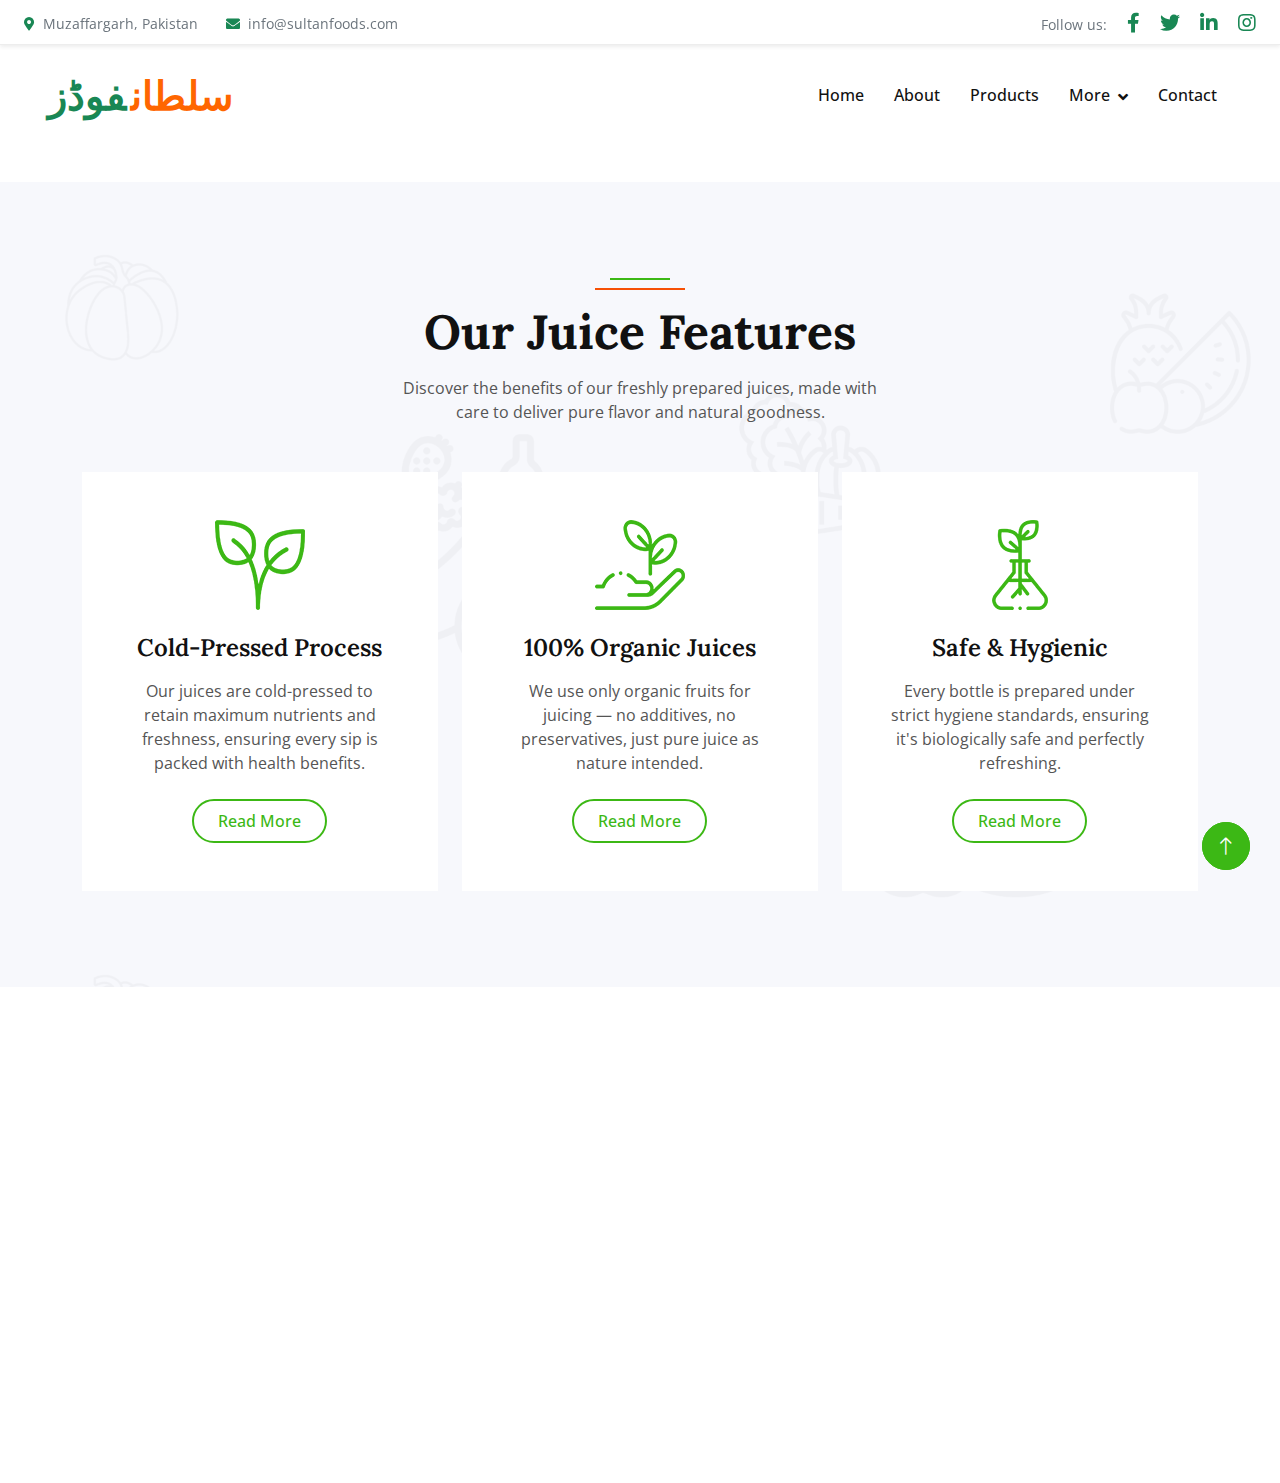
<file: feature.html>
<!DOCTYPE html>
<html lang="en">

<head>
    <meta charset="utf-8">
    <title>Sultan Foods - Pure & Fresh Juices</title>
    <meta content="width=device-width, initial-scale=1.0" name="viewport">
    <meta content="" name="keywords">
    <meta content="" name="description">

    <!-- Favicon -->
    <link href="img/favicon.ico" rel="icon">

    <!-- Google Web Fonts -->
    <link rel="preconnect" href="https://fonts.googleapis.com">
    <link rel="preconnect" href="https://fonts.gstatic.com" crossorigin>
    <link href="https://fonts.googleapis.com/css2?family=Open+Sans:wght@400;500&family=Lora:wght@600;700&display=swap" rel="stylesheet"> 

    <!-- Icon Font Stylesheet -->
    <link href="https://cdnjs.cloudflare.com/ajax/libs/font-awesome/5.10.0/css/all.min.css" rel="stylesheet">
    <link href="https://cdn.jsdelivr.net/npm/bootstrap-icons@1.4.1/font/bootstrap-icons.css" rel="stylesheet">

    <!-- Libraries Stylesheet -->
    <link href="lib/animate/animate.min.css" rel="stylesheet">
    <link href="lib/owlcarousel/assets/owl.carousel.min.css" rel="stylesheet">

    <!-- Customized Bootstrap Stylesheet -->
    <link href="css/bootstrap.min.css" rel="stylesheet">

    <!-- Template Stylesheet -->
    <link href="css/style.css" rel="stylesheet">
</head>

<body>
    <!-- Spinner Start -->
    <div id="spinner" class="show bg-white position-fixed translate-middle w-100 vh-100 top-50 start-50 d-flex align-items-center justify-content-center">
        <div class="spinner-border text-primary" role="status"></div>
    </div>
    <!-- Spinner End -->



    <!-- Top Bar Start -->
    <div class="container-fluid fixed-top px-0 wow fadeIn" data-wow-delay="0.1s">
        <div class="top-bar row gx-0 align-items-center d-none d-lg-flex bg-white shadow-sm py-2 px-4">
            <div class="col-lg-6 text-start">
                <small class="me-4 fw-semibold text-muted">
                    <i class="fa fa-map-marker-alt me-2 text-success"></i>Muzaffargarh, Pakistan
                </small>
                <small class="fw-semibold text-muted">
                    <i class="fa fa-envelope me-2 text-success"></i>info@sultanfoods.com
                </small>
            </div>
            <div class="col-lg-6 text-end">
                <small class="fw-semibold text-muted">Follow us:</small>
                <a class="text-success ms-3 fs-5" href="#"><i class="fab fa-facebook-f"></i></a>
                <a class="text-success ms-3 fs-5" href="#"><i class="fab fa-twitter"></i></a>
                <a class="text-success ms-3 fs-5" href="#"><i class="fab fa-linkedin-in"></i></a>
                <a class="text-success ms-3 fs-5" href="#"><i class="fab fa-instagram"></i></a>
            </div>
        </div>
    </div>
    <!-- Top Bar End -->
    
    <!-- Navbar Start -->
    <nav class="navbar navbar-expand-lg navbar-light py-lg-0 px-lg-5 wow fadeIn bg-white mt-5" data-wow-delay="0.1s">
        <a href="index.html" class="navbar-brand ms-4 ms-lg-0">
            <h1 class="fw-bold m-0" style="color: #ff6600;">
                سلطان<span class="text-success" style="margin-right: 5px;">فوڈز</span>
            </h1>
        </a>
        
        <button type="button" class="navbar-toggler me-4" data-bs-toggle="collapse" data-bs-target="#navbarCollapse">
            <span class="navbar-toggler-icon"></span>
        </button>
        <div class="collapse navbar-collapse" id="navbarCollapse">
            <div class="navbar-nav ms-auto p-4 p-lg-0">
                <a href="index.html" class="nav-item nav-link fw-semibold text-dark">Home</a>
                <a href="about.html" class="nav-item nav-link fw-semibold text-dark">About</a>
                <a href="product.html" class="nav-item nav-link fw-semibold text-dark">Products</a>
                <div class="nav-item dropdown">
                    <a href="#" class="nav-link dropdown-toggle fw-semibold text-dark" data-bs-toggle="dropdown">More</a>
                    <div class="dropdown-menu m-0 rounded-3 shadow-sm">
                        <a href="feature.html" class="dropdown-item">Features</a>
                        <a href="blog.html" class="dropdown-item">Blog</a>
                        <a href="testimonial.html" class="dropdown-item">Reviews</a>
                    </div>
                </div>
                <a href="contact.html" class="nav-item nav-link fw-semibold text-dark">Contact</a>
            </div>
    
        </div>
    </nav>
    <!-- Navbar End -->
    
    <!-- Additional Style to Avoid Overlap -->
    <style>
        /* Ensure there’s space for the fixed navbar */
        body {
            padding-top: 10px; /* Adjust based on your navbar height */
        }
    </style>
    
    <!-- Top Bar End -->


    <!-- Feature Start -->
<div class="container-fluid bg-light bg-icon my-5 py-6">
    <div class="container">
        <div class="section-header text-center mx-auto mb-5 wow fadeInUp" data-wow-delay="0.1s" style="max-width: 500px;">
            <h1 class="display-5 mb-3">Our Juice Features</h1>
            <p>Discover the benefits of our freshly prepared juices, made with care to deliver pure flavor and natural goodness.</p>
        </div>
        <div class="row g-4">
            <div class="col-lg-4 col-md-6 wow fadeInUp" data-wow-delay="0.1s">
                <div class="bg-white text-center h-100 p-4 p-xl-5">
                    <img class="img-fluid mb-4" src="img/icon-1.png" alt="">
                    <h4 class="mb-3">Cold-Pressed Process</h4>
                    <p class="mb-4">Our juices are cold-pressed to retain maximum nutrients and freshness, ensuring every sip is packed with health benefits.</p>
                    <a class="btn btn-outline-primary border-2 py-2 px-4 rounded-pill" href="">Read More</a>
                </div>
            </div>
            <div class="col-lg-4 col-md-6 wow fadeInUp" data-wow-delay="0.3s">
                <div class="bg-white text-center h-100 p-4 p-xl-5">
                    <img class="img-fluid mb-4" src="img/icon-2.png" alt="">
                    <h4 class="mb-3">100% Organic Juices</h4>
                    <p class="mb-4">We use only organic fruits for juicing — no additives, no preservatives, just pure juice as nature intended.</p>
                    <a class="btn btn-outline-primary border-2 py-2 px-4 rounded-pill" href="">Read More</a>
                </div>
            </div>
            <div class="col-lg-4 col-md-6 wow fadeInUp" data-wow-delay="0.5s">
                <div class="bg-white text-center h-100 p-4 p-xl-5">
                    <img class="img-fluid mb-4" src="img/icon-3.png" alt="">
                    <h4 class="mb-3">Safe & Hygienic</h4>
                    <p class="mb-4">Every bottle is prepared under strict hygiene standards, ensuring it's biologically safe and perfectly refreshing.</p>
                    <a class="btn btn-outline-primary border-2 py-2 px-4 rounded-pill" href="">Read More</a>
                </div>
            </div>
        </div>
    </div>
</div>
<!-- Feature End -->


<!-- Footer Start -->
<div class="container-fluid bg-dark footer mt-5 pt-5 wow fadeIn" data-wow-delay="0.1s">
    <div class="container py-5">
        <div class="row g-5">
            <div class="col-lg-3 col-md-6">
                <h1 class="fw-bold text-primary mb-4">Sultan<span class="text-secondary">Foods</span>&#174;</h1>
                <p>Pure, organic juices crafted with love. Our mission is to deliver fresh, healthy beverages for a vibrant lifestyle.</p>
                <div class="d-flex pt-2">
                    <a class="btn btn-square btn-outline-light rounded-circle me-1" href=""><i class="fab fa-twitter"></i></a>
                    <a class="btn btn-square btn-outline-light rounded-circle me-1" href=""><i class="fab fa-facebook-f"></i></a>
                    <a class="btn btn-square btn-outline-light rounded-circle me-1" href=""><i class="fab fa-youtube"></i></a>
                    <a class="btn btn-square btn-outline-light rounded-circle me-0" href=""><i class="fab fa-linkedin-in"></i></a>
                </div>
            </div>
            <div class="col-lg-3 col-md-6">
                <h4 class="text-light mb-4">Address</h4>
                <p><i class="fa fa-map-marker-alt me-3"></i>Muzaffargarh, Punjab, Pakistan</p>
                <p><i class="fa fa-phone-alt me-3"></i>+92 03028709980</p>
                <p><i class="fa fa-envelope me-3"></i>info@sultanfoods.com</p>
            </div>
            <div class="col-lg-3 col-md-6">
                <h4 class="text-light mb-4">Quick Links</h4>
                <a class="btn btn-link" href="">About Us</a>
                <a class="btn btn-link" href="">Contact Us</a>
                <a class="btn btn-link" href="">Our Juices</a>
                <a class="btn btn-link" href="">Terms & Conditions</a>
                <a class="btn btn-link" href="">Support</a>
            </div>
            <div class="col-lg-3 col-md-6">
                <h4 class="text-light mb-4">Newsletter</h4>
                <p>Stay updated with our latest juice offers and promotions. Sign up now!</p>
                <div class="position-relative mx-auto" style="max-width: 400px;">
                    <input class="form-control bg-transparent w-100 py-3 ps-4 pe-5" type="text" placeholder="Your email">
                    <button type="button" class="btn btn-primary py-2 position-absolute top-0 end-0 mt-2 me-2">SignUp</button>
                </div>
            </div>
        </div>
    </div>
    <div class="container-fluid copyright">
        <div class="container">
            <div class="row">
                <div class="col-md-6 text-center text-md-start mb-3 mb-md-0">
                    &copy; <a href="#">Sultan Foods&#174;</a>, All Right Reserved.
                </div>
                <div class="col-md-6 text-center text-md-end">
                    Designed By <a href="https://htmlcodex.com">Fahad Ahmad Sultan</a>
                </div>
            </div>
        </div>
    </div>
</div>
<!-- Footer End -->
<a href="#" class="btn btn-lg btn-primary btn-lg-square rounded-circle back-to-top"><i class="bi bi-arrow-up"></i></a>



    <!-- Back to Top -->
    <a href="#" class="btn btn-lg btn-primary btn-lg-square rounded-circle back-to-top"><i class="bi bi-arrow-up"></i></a>


    <!-- JavaScript Libraries -->
    <script src="https://code.jquery.com/jquery-3.4.1.min.js"></script>
    <script src="https://cdn.jsdelivr.net/npm/bootstrap@5.0.0/dist/js/bootstrap.bundle.min.js"></script>
    <script src="lib/wow/wow.min.js"></script>
    <script src="lib/easing/easing.min.js"></script>
    <script src="lib/waypoints/waypoints.min.js"></script>
    <script src="lib/owlcarousel/owl.carousel.min.js"></script>

    <!-- Template Javascript -->
    <script src="js/main.js"></script>
</body>

</html>
</file>
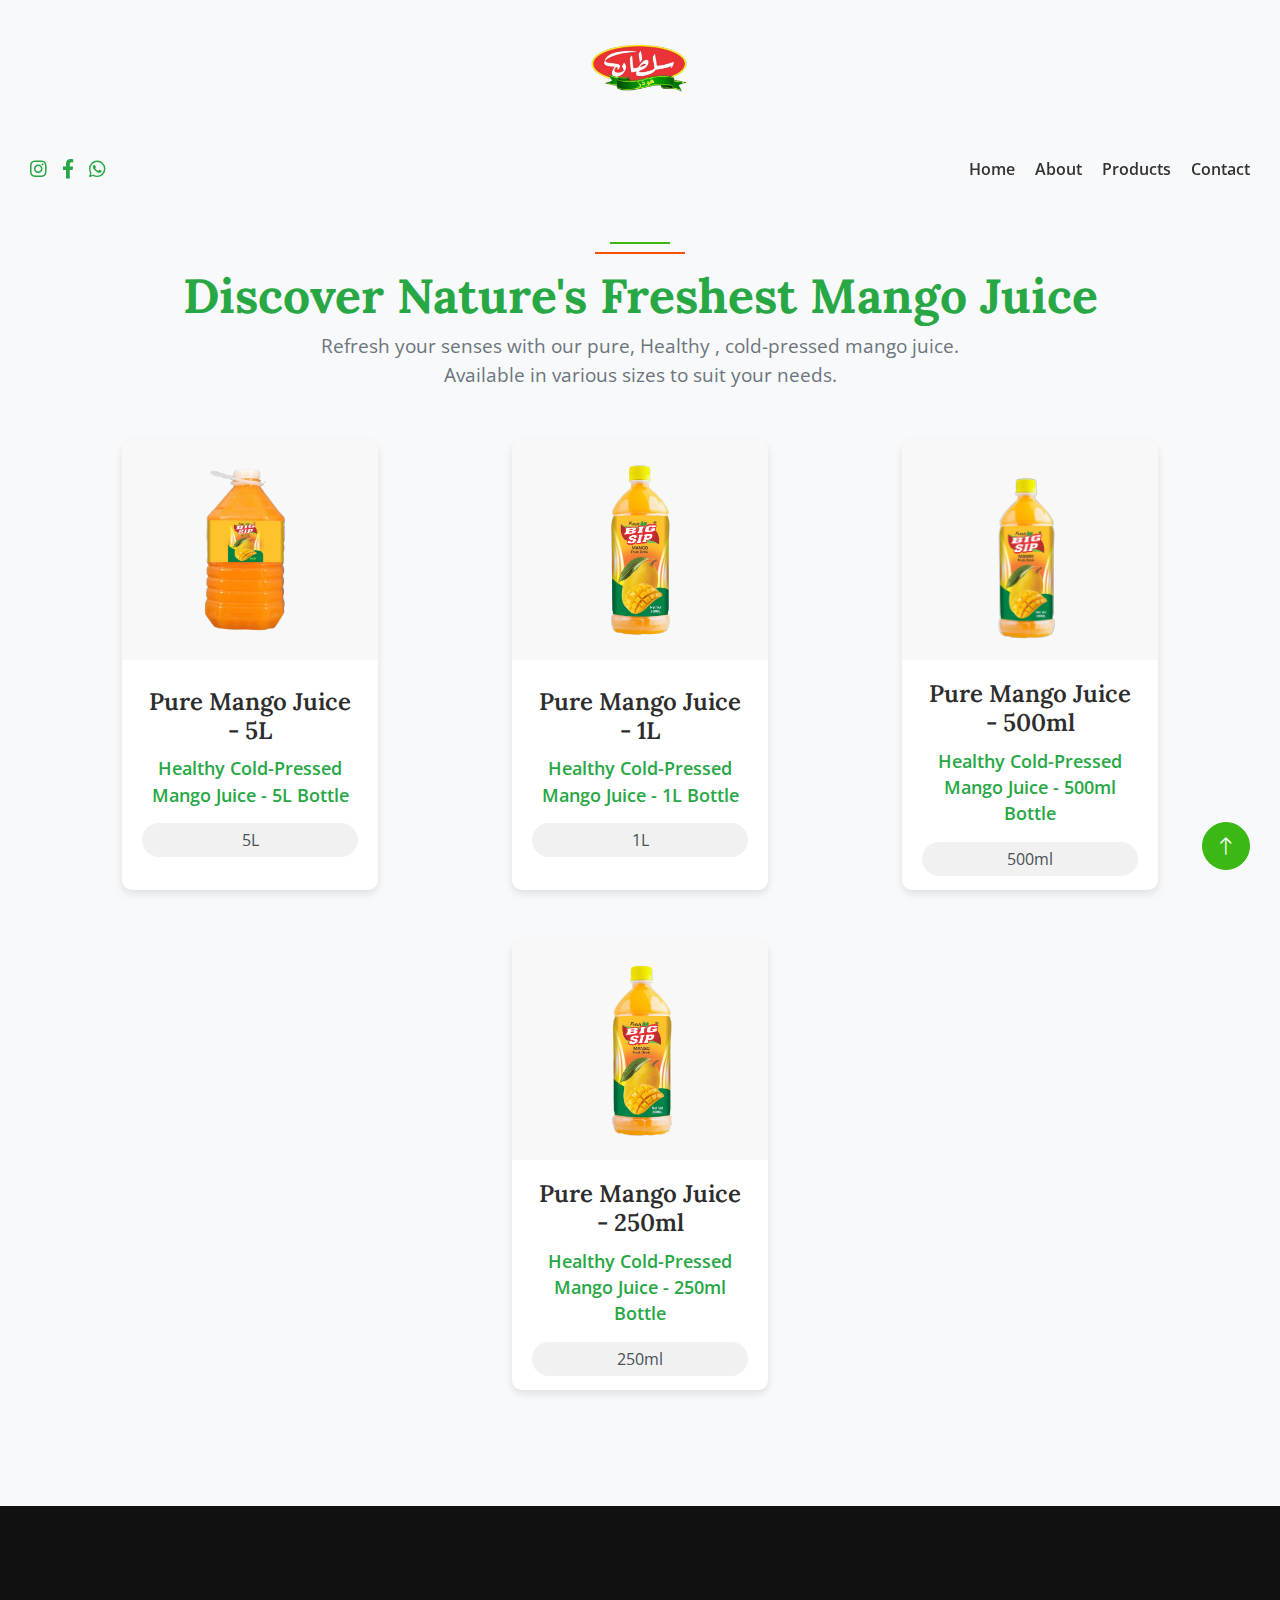
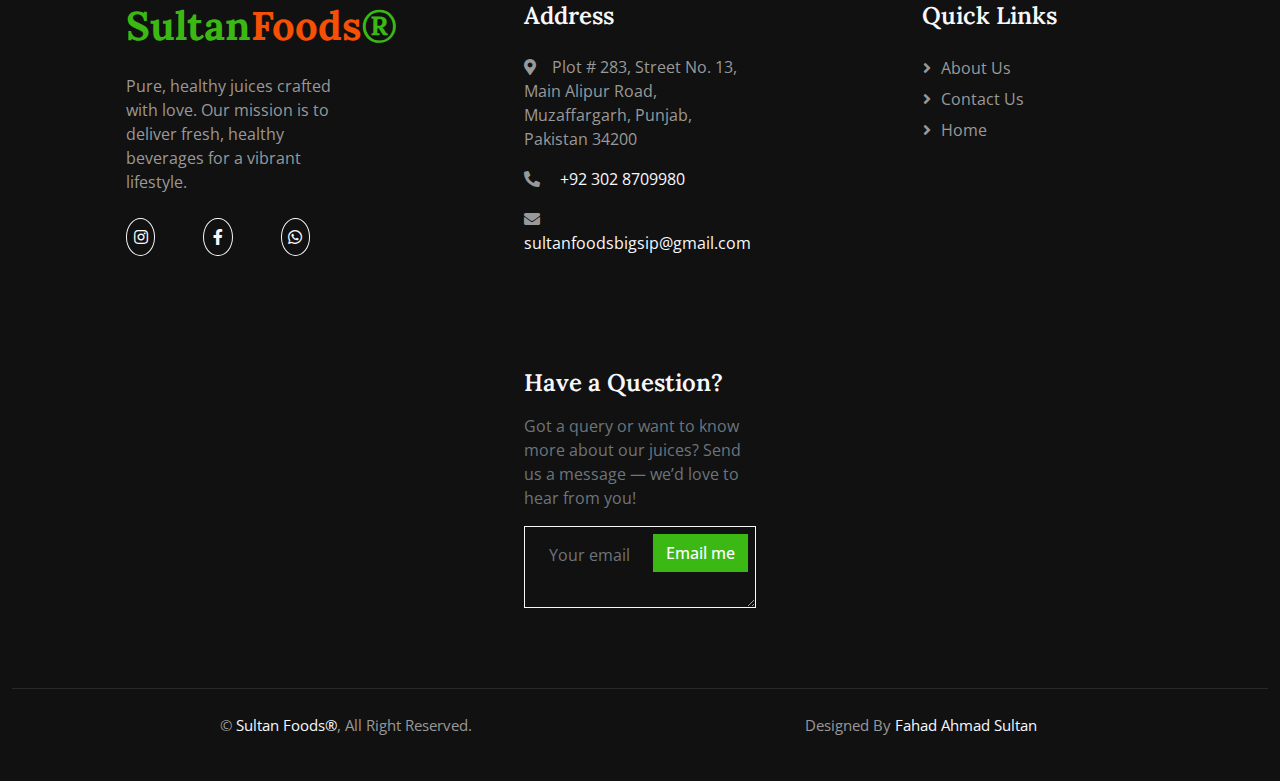
<file: product.html>
<!DOCTYPE html>
<html lang="en">

<head>
  <meta charset="utf-8" />
  <title>Sultan Foods - Pure & Fresh Mango Juice</title>
  <meta content="width=device-width, initial-scale=1.0" name="viewport" />
  <meta content="" name="keywords" />
  <meta content="" name="description" />

  <!-- Favicon -->
  <link href="img/favicon.ico" rel="icon" />

  <!-- Google Web Fonts -->
  <link rel="preconnect" href="https://fonts.googleapis.com" />
  <link rel="preconnect" href="https://fonts.gstatic.com" crossorigin />
  <link href="https://fonts.googleapis.com/css2?family=Open+Sans:wght@400;500&family=Lora:wght@600;700&display=swap" rel="stylesheet" />

  <!-- Icon Font Stylesheet -->
  <link href="https://cdnjs.cloudflare.com/ajax/libs/font-awesome/5.10.0/css/all.min.css" rel="stylesheet" />
  <link href="https://cdn.jsdelivr.net/npm/bootstrap-icons@1.4.1/font/bootstrap-icons.css" rel="stylesheet" />

  <!-- Bootstrap Stylesheet -->
  <link href="css/bootstrap.min.css" rel="stylesheet" />

  <!-- Custom Styles -->
  <link href="css/style.css" rel="stylesheet" />

  <!-- Navbar & Top Bar Styles -->
  <style>
    body {
      padding-top: 5px;
      font-family: 'Open Sans', sans-serif;
      background-color: #f8f9fa;
    }


  

    .section-header {
      text-align: center;
      margin-bottom: 50px;
    }

    .section-header h1 {
      font-size: 3rem;
      color: #28a745;
      font-weight: bold;
    }

    .section-header p {
      font-size: 1.2rem;
      color: #6c757d;
      max-width: 700px;
      margin: 0 auto;
    }

    .product-card {
      background-color: #fff;
      border-radius: 10px;
      box-shadow: 0 4px 8px rgba(0, 0, 0, 0.1);
      overflow: hidden;
      transition: transform 0.3s ease, box-shadow 0.3s ease;
      height: 450px;
      display: flex;
      flex-direction: column;
    }

    .product-card:hover {
      transform: translateY(-10px);
      box-shadow: 0 6px 12px rgba(0, 0, 0, 0.15);
    }

    .product-card img {
      width: 100%;
      height: 220px;
      object-fit: contain;
      background-color: #f8f8f8;
      padding: 10px;
    }

    .product-card-body {
      padding: 20px;
      text-align: center;
      flex-grow: 1;
      display: flex;
      flex-direction: column;
      justify-content: center;
    }

    .product-card-body h5 {
      font-size: 1.5rem;
      color: #2d2d2d;
      margin-bottom: 10px;
    }

    .product-card-body p {
      font-size: 1.1rem;
      color: #28a745;
      font-weight: 600;
      margin-bottom: 10px;
    }

    .product-card-body .size {
      display: inline-block;
      background-color: #f1f1f1;
      padding: 5px 15px;
      margin: 5px 0;
      font-size: 1rem;
      color: #495057;
      border-radius: 30px;
    }

    .product-card-body .size:hover {
      background-color: #28a745;
      color: white;
      cursor: pointer;
    }

    .row {
      display: flex;
      justify-content: space-around;
      gap: 30px;
      flex-wrap: wrap;
    }

    .col-md-6 {
      width: 100%;
      max-width: 280px;
      margin-bottom: 20px;
    }
  </style>
</head>

<body>

    <!-- Centered Logo -->
    <div style="text-align: center; padding: 0px 0;">
      <a href="index.html">
          <img src="img/logo.svg" alt="Sultan Foods" style="height: 140px;">
      </a>
  </div>
  
  <!-- Navbar Start -->
  <style>
      .navbar-custom {
          background: rgba(255, 255, 255, 0.018);
          /* box-shadow: 0 2px 6px rgba(0, 0, 0, 0.08); */
          padding: 10px 30px;
          display: flex;
          align-items: center;
          justify-content: space-between;
          position: sticky;
          top: 0;
          z-index: 1000;
      }
  
      .social-icons {
          display: flex;
          gap: 15px;
          align-items: center;
      }
  
      .social-icons a {
          color: #28a745;
          font-size: 1.2rem;
          transition: color 0.3s ease;
      }
  
      .social-icons a:hover {
          color: #ff6600;
      }
  
      .drawer-toggle {
          font-size: 24px;
          background: none;
          border: none;
          cursor: pointer;
          color: #333;
          display: none; /* default hidden */
      }
  
      .nav-links {
          display: flex;
          gap: 20px;
      }
  
      .nav-links a {
          color: #333;
          font-weight: 600;
          text-decoration: none;
          transition: color 0.3s ease;
      }
  
      .nav-links a:hover {
          color: #ff6600;
      }
  
      /* Drawer styles */
      .mobile-drawer {
          position: fixed;
          top: 80px;
          right: -240px;
          width: 220px;
          background: rgba(255, 255, 255, 0.9);
          backdrop-filter: blur(10px);
          box-shadow: -2px 8px 18px rgba(0, 0, 0, 0.15);
          border-radius: 12px 0 0 12px;
          padding: 20px 16px;
          transition: right 0.3s ease;
          z-index: 9999;
          display: flex;
          flex-direction: column;
          gap: 14px;
          height: auto;
          max-height: 90vh;
          overflow-y: auto;
      }
  
      .mobile-drawer.open {
          right: 10px;
      }
  
      .mobile-drawer a {
          color: #333;
          font-weight: 600;
          text-decoration: none;
          font-size: 16px;
      }
  
      .mobile-drawer a:hover {
          color: #ff6600;
      }
      .drawer-overlay {
      display: none;
      position: fixed;
      inset: 0;
      background-color: rgba(0, 0, 0, 0.2); /* subtle background */
      z-index: 9998;
  }
  
  .drawer-overlay.active {
      display: block;
  }
  
      /* Responsive behavior */
      @media (max-width: 768px) {
          .nav-links {
              display: none;
          }
  
          .drawer-toggle {
              display: block;
          }
  
      }
  </style>
  
  <!-- Navbar -->
  <nav class="navbar-custom">
      <!-- Left: Social Icons -->
      <div class="social-icons">
          <a href="https://www.instagram.com/sultan_the_food_experts" target="_blank"><i class="fab fa-instagram"></i></a>
          <a href="https://www.facebook.com/share/18wJ2gR9rJ/" target="_blank"><i class="fab fa-facebook-f"></i></a>
          <a href="https://wa.me/?text=Check%20out%20this%20link%20to%20Sultan%20Foods!" target="_blank"><i class="fab fa-whatsapp"></i></a>
      </div>
  
      <!-- Right: Drawer Toggle (mobile) -->
      <button class="drawer-toggle" onclick="toggleDrawer()">
          <i class="fas fa-bars"></i>
      </button>
  
      <!-- Right: Horizontal Nav Links (desktop) -->
      <div class="nav-links">
          <a href="index.html">Home</a>
          <a href="about.html">About</a>
          <a href="product.html">Products</a>
          <a href="contact.html">Contact</a>
      </div>
  </nav>
  
  <!-- Drawer Overlay -->
  <div id="drawerOverlay" class="drawer-overlay" onclick="closeDrawerOnClickOutside(event)">
      <div id="mobileDrawer" class="mobile-drawer" onclick="event.stopPropagation()">
          <a href="index.html">Home</a>
          <a href="about.html">About</a>
          <a href="product.html">Products</a>
          <a href="contact.html">Contact</a>
      </div>
  </div>
  
  
  <script>
      function toggleDrawer() {
          const drawer = document.getElementById('mobileDrawer');
          const overlay = document.getElementById('drawerOverlay');
  
          drawer.classList.toggle('open');
          overlay.classList.toggle('active');
      }
  
      function closeDrawerOnClickOutside(event) {
          const drawer = document.getElementById('mobileDrawer');
          const overlay = document.getElementById('drawerOverlay');
  
          drawer.classList.remove('open');
          overlay.classList.remove('active');
      }
  </script>
  

  <!-- Juice Product Section -->
  <div class="container-xxl py-5">
    <div class="container">
      <div class="section-header text-center">
        <h1>Discover Nature's Freshest Mango Juice</h1>
        <p>Refresh your senses with our pure, Healthy , cold-pressed mango juice. Available in various sizes to suit your needs.</p>
      </div>

      <!-- Product Grid -->
      <div class="row" id="productContainer">
        <!-- 5L Product Card -->
        <div class="col-md-6">
          <div class="product-card">
            <img src="img/p1.svg" alt="Pure Mango Juice 5L">
            <div class="product-card-body">
              <h5>Pure Mango Juice - 5L</h5>
              <p>Healthy Cold-Pressed Mango Juice - 5L Bottle</p>
              <div class="size">5L</div>
            </div>
          </div>
        </div>

        <!-- 1L Product Card -->
        <div class="col-md-6">
          <div class="product-card">
            <img src="img/p2.svg" alt="Pure Mango Juice 1L">
            <div class="product-card-body">
              <h5>Pure Mango Juice - 1L</h5>
              <p>Healthy Cold-Pressed Mango Juice - 1L Bottle</p>
              <div class="size">1L</div>
            </div>
          </div>
        </div>

        <!-- 500ml Product Card -->
        <div class="col-md-6">
          <div class="product-card">
            <img src="img/p3.svg" alt="Pure Mango Juice 500ml">
            <div class="product-card-body">
              <h5>Pure Mango Juice - 500ml</h5>
              <p>Healthy Cold-Pressed Mango Juice - 500ml Bottle</p>
              <div class="size">500ml</div>
            </div>
          </div>
        </div>

        <!-- 250ml Product Card -->
        <div class="col-md-6">
          <div class="product-card">
            <img src="img/p4.svg" alt="Pure Mango Juice 250ml">
            <div class="product-card-body">
              <h5>Pure Mango Juice - 250ml</h5>
              <p>Healthy Cold-Pressed Mango Juice - 250ml Bottle</p>
              <div class="size">250ml</div>
            </div>
          </div>
        </div>
      </div>
    </div>
  </div>

<!-- Footer Start -->
<div class="container-fluid bg-dark footer mt-5 pt-5 wow fadeIn" data-wow-delay="0.1s">
  <div class="container py-5">
      <div class="row g-5">
          <!-- First Column: SultanFoods Logo and Description -->
          <div class="col-lg-3 col-md-6 text-start">
              <h1 class="fw-bold text-primary mb-4">Sultan<span class="text-secondary">Foods</span>&#174;</h1>
              <p>Pure, healthy juices crafted with love. Our mission is to deliver fresh, healthy beverages for a vibrant lifestyle.</p>

              <div class="d-flex pt-2">
                  <a class="btn btn-square btn-outline-light rounded-circle me-5"
                      href="https://www.instagram.com/sultan_the_food_experts?igsh=MWdoNTJyaWU3OXhiOA=="><i
                          class="fab fa-instagram"></i></a>
                  <a class="btn btn-square btn-outline-light rounded-circle me-5"
                      href="https://www.facebook.com/share/18wJ2gR9rJ/"><i class="fab fa-facebook-f"></i></a>
                  <a class="btn btn-square btn-outline-light rounded-circle me-5"
                      href="https://wa.me/?text=Check%20out%20this%20link%20to%20Sultan%20Foods!" target="_blank">
                      <i class="fab fa-whatsapp"></i>
                  </a>
              </div>
          </div>

          <!-- Second Column: Address and Contact Info -->
          <div class="col-lg-3 col-md-6 text-start">
              <h4 class="text-light mb-4">Address</h4>
              <p><i class="fa fa-map-marker-alt me-3"></i>Plot # 283, Street No. 13, Main Alipur Road, Muzaffargarh, Punjab, Pakistan 34200</p>
              <p>
                  <i class="fa fa-phone-alt me-3"></i>
                  <a href="tel:+923028709980" class="text-light">+92 302 8709980</a>
              </p>
              <p>
                  <i class="fa fa-envelope me-3"></i>
                  <a href="mailto:sultanfoodsbigsip@gmail.com" class="text-light">sultanfoodsbigsip@gmail.com</a>
              </p>
          </div>

          <!-- Third Column: Quick Links -->
          <div class="col-lg-3 col-md-6 text-start">
              <h4 class="text-light mb-4">Quick Links</h4>
              <a class="btn btn-link" href="about.html">About Us</a>
              <a class="btn btn-link" href="contact.html">Contact Us</a>
              <a class="btn btn-link" href="index.html">Home</a>
          </div>

          <!-- Fourth Column: Have a Question? -->
          <div class="col-lg-3 col-md-6 mb-4 text-start">
              <h4 class="text-light mb-3">Have a Question?</h4>
              <p class="text-muted">
                  Got a query or want to know more about our juices? Send us a message — we’d love to hear from you!
              </p>
              <div class="position-relative mx-auto" style="max-width: 100%;">
                  <textarea id="newsletterEmail"
                      class="form-control bg-transparent text-light border-light w-100 py-3 ps-4 pe-5 mb-2"
                      placeholder="Your email"></textarea>
                  <a id="emailLink" href="#" class="btn btn-primary position-absolute top-0 end-0 mt-2 me-2">
                      Email me
                  </a>
              </div>
          </div>

      </div>
  </div>

  <!-- Copyright Section -->
  <div class="container-fluid copyright">
      <div class="container">
          <div class="row">
              <div class="col-md-6 text-start mb-3 mb-md-0">
                  &copy; <a href="#">Sultan Foods&#174;</a>, All Right Reserved.
              </div>
              <div class="col-md-6 text-start">
                  Designed By <a href="https://htmlcodex.com">Fahad Ahmad Sultan</a>
              </div>
          </div>
      </div>
  </div>
</div>
<!-- Footer End -->



  <!-- Back to Top -->
  <a href="#" class="btn btn-lg btn-primary btn-lg-square rounded-circle back-to-top"><i class="bi bi-arrow-up"></i></a>

  <!-- JS Scripts -->
  <script src="https://code.jquery.com/jquery-3.4.1.min.js"></script>
  <script src="https://cdn.jsdelivr.net/npm/bootstrap@5.0.0/dist/js/bootstrap.bundle.min.js"></script>

  <script>
    document.getElementById('emailLink').addEventListener('click', function (e) {
        const email = document.getElementById('newsletterEmail').value;
        if (email) {
            this.href = `mailto:sultanfoodsbigsip@gmail.com?subject=Newsletter Signup&body=Please add ${email} to the newsletter.`;
        } else {
            alert("Please enter your email address first.");
            e.preventDefault();
        }
    });
</script>
</body>

</html>
</file>
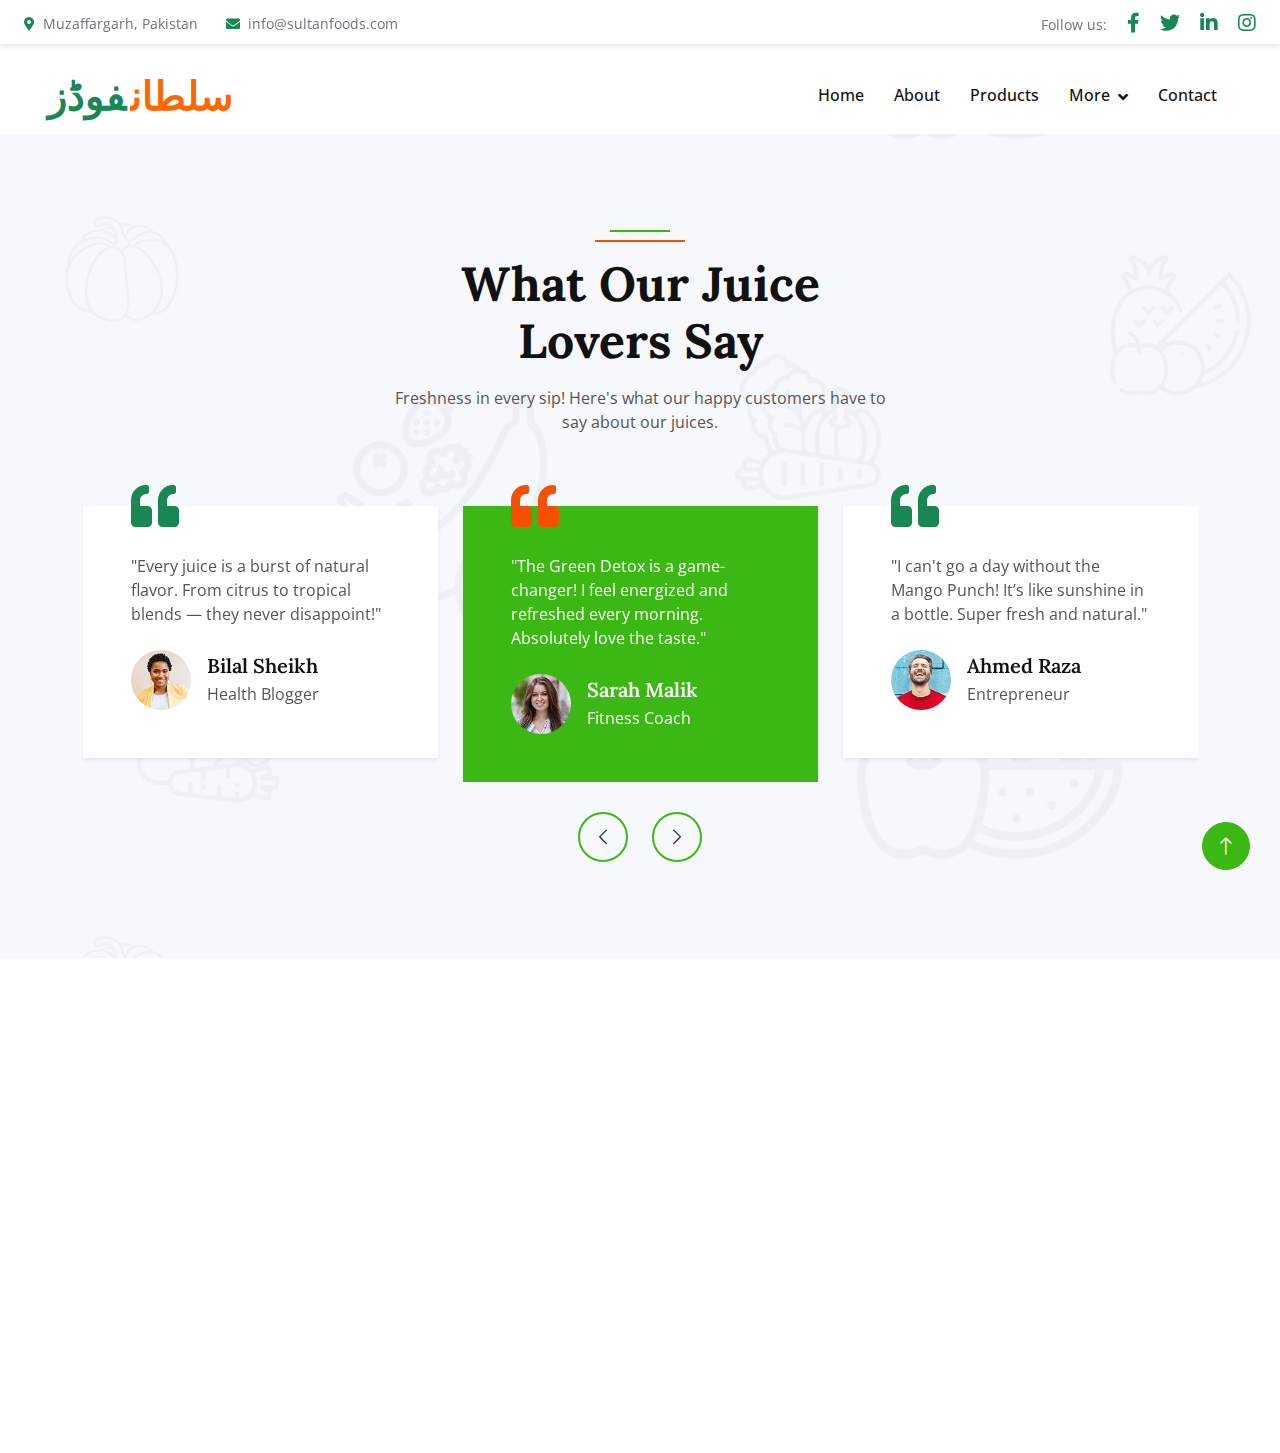
<file: testimonial.html>
<!DOCTYPE html>
<html lang="en">

<head>
    <meta charset="utf-8">
    <title>Sultan Foods - Pure & Fresh Juices</title>
    <meta content="width=device-width, initial-scale=1.0" name="viewport">
    <meta content="" name="keywords">
    <meta content="" name="description">

    <!-- Favicon -->
    <link href="img/favicon.ico" rel="icon">

    <!-- Google Web Fonts -->
    <link rel="preconnect" href="https://fonts.googleapis.com">
    <link rel="preconnect" href="https://fonts.gstatic.com" crossorigin>
    <link href="https://fonts.googleapis.com/css2?family=Open+Sans:wght@400;500&family=Lora:wght@600;700&display=swap" rel="stylesheet"> 

    <!-- Icon Font Stylesheet -->
    <link href="https://cdnjs.cloudflare.com/ajax/libs/font-awesome/5.10.0/css/all.min.css" rel="stylesheet">
    <link href="https://cdn.jsdelivr.net/npm/bootstrap-icons@1.4.1/font/bootstrap-icons.css" rel="stylesheet">

    <!-- Libraries Stylesheet -->
    <link href="lib/animate/animate.min.css" rel="stylesheet">
    <link href="lib/owlcarousel/assets/owl.carousel.min.css" rel="stylesheet">

    <!-- Customized Bootstrap Stylesheet -->
    <link href="css/bootstrap.min.css" rel="stylesheet">

    <!-- Template Stylesheet -->
    <link href="css/style.css" rel="stylesheet">
</head>

<body>
    <!-- Spinner Start -->
    <div id="spinner" class="show bg-white position-fixed translate-middle w-100 vh-100 top-50 start-50 d-flex align-items-center justify-content-center">
        <div class="spinner-border text-primary" role="status"></div>
    </div>
    <!-- Spinner End -->



<!-- Top Bar Start -->
<div class="container-fluid fixed-top px-0 wow fadeIn" data-wow-delay="0.1s">
    <div class="top-bar row gx-0 align-items-center d-none d-lg-flex bg-white shadow-sm py-2 px-4">
        <div class="col-lg-6 text-start">
            <small class="me-4 fw-semibold text-muted">
                <i class="fa fa-map-marker-alt me-2 text-success"></i>Muzaffargarh, Pakistan
            </small>
            <small class="fw-semibold text-muted">
                <i class="fa fa-envelope me-2 text-success"></i>info@sultanfoods.com
            </small>
        </div>
        <div class="col-lg-6 text-end">
            <small class="fw-semibold text-muted">Follow us:</small>
            <a class="text-success ms-3 fs-5" href="#"><i class="fab fa-facebook-f"></i></a>
            <a class="text-success ms-3 fs-5" href="#"><i class="fab fa-twitter"></i></a>
            <a class="text-success ms-3 fs-5" href="#"><i class="fab fa-linkedin-in"></i></a>
            <a class="text-success ms-3 fs-5" href="#"><i class="fab fa-instagram"></i></a>
        </div>
    </div>
</div>
<!-- Top Bar End -->

<!-- Navbar Start -->
<nav class="navbar navbar-expand-lg navbar-light py-lg-0 px-lg-5 wow fadeIn bg-white mt-5" data-wow-delay="0.1s">
    <a href="index.html" class="navbar-brand ms-4 ms-lg-0">
        <h1 class="fw-bold m-0" style="color: #ff6600;">
            سلطان<span class="text-success" style="margin-right: 5px;">فوڈز</span>
        </h1>
    </a>
    
    <button type="button" class="navbar-toggler me-4" data-bs-toggle="collapse" data-bs-target="#navbarCollapse">
        <span class="navbar-toggler-icon"></span>
    </button>
    <div class="collapse navbar-collapse" id="navbarCollapse">
        <div class="navbar-nav ms-auto p-4 p-lg-0">
            <a href="index.html" class="nav-item nav-link fw-semibold text-dark">Home</a>
            <a href="about.html" class="nav-item nav-link fw-semibold text-dark">About</a>
            <a href="product.html" class="nav-item nav-link fw-semibold text-dark">Products</a>
            <div class="nav-item dropdown">
                <a href="#" class="nav-link dropdown-toggle fw-semibold text-dark" data-bs-toggle="dropdown">More</a>
                <div class="dropdown-menu m-0 rounded-3 shadow-sm">
                    <a href="feature.html" class="dropdown-item">Features</a>
                    <a href="blog.html" class="dropdown-item">Blog</a>
                    <a href="testimonial.html" class="dropdown-item">Reviews</a>
                </div>
            </div>
            <a href="contact.html" class="nav-item nav-link fw-semibold text-dark">Contact</a>
        </div>

    </div>
</nav>
<!-- Navbar End -->

<!-- Additional Style to Avoid Overlap -->
<style>
    /* Ensure there’s space for the fixed navbar */
    body {
        padding-top: 10px; /* Adjust based on your navbar height */
    }
</style>

<!-- Top Bar End -->

<!-- Testimonial Start -->
<div class="container-fluid bg-light bg-icon py-6 mb-5">
    <div class="container">
        <div class="section-header text-center mx-auto mb-5 wow fadeInUp" data-wow-delay="0.1s" style="max-width: 500px;">
            <h1 class="display-5 mb-3">What Our Juice Lovers Say</h1>
            <p>Freshness in every sip! Here's what our happy customers have to say about our juices.</p>
        </div>
        <div class="owl-carousel testimonial-carousel wow fadeInUp" data-wow-delay="0.1s">

            <!-- Testimonial 1 -->
            <div class="testimonial-item position-relative bg-white p-5 mt-4 rounded-4 shadow-sm">
                <i class="fa fa-quote-left fa-3x text-success position-absolute top-0 start-0 mt-n4 ms-5"></i>
                <p class="mb-4">"The Green Detox is a game-changer! I feel energized and refreshed every morning. Absolutely love the taste."</p>
                <div class="d-flex align-items-center">
                    <img class="flex-shrink-0 rounded-circle" src="img/testimonial-1.jpg" alt="Customer 1" style="width: 60px; height: 60px;">
                    <div class="ms-3">
                        <h5 class="mb-1">Sarah Malik</h5>
                        <span>Fitness Coach</span>
                    </div>
                </div>
            </div>

            <!-- Testimonial 2 -->
            <div class="testimonial-item position-relative bg-white p-5 mt-4 rounded-4 shadow-sm">
                <i class="fa fa-quote-left fa-3x text-success position-absolute top-0 start-0 mt-n4 ms-5"></i>
                <p class="mb-4">"I can't go a day without the Mango Punch! It’s like sunshine in a bottle. Super fresh and natural."</p>
                <div class="d-flex align-items-center">
                    <img class="flex-shrink-0 rounded-circle" src="img/testimonial-2.jpg" alt="Customer 2" style="width: 60px; height: 60px;">
                    <div class="ms-3">
                        <h5 class="mb-1">Ahmed Raza</h5>
                        <span>Entrepreneur</span>
                    </div>
                </div>
            </div>

            <!-- Testimonial 3 -->
            <div class="testimonial-item position-relative bg-white p-5 mt-4 rounded-4 shadow-sm">
                <i class="fa fa-quote-left fa-3x text-success position-absolute top-0 start-0 mt-n4 ms-5"></i>
                <p class="mb-4">"Tried the Berry Mix and I’m hooked! You can literally taste the freshness and quality. Highly recommend."</p>
                <div class="d-flex align-items-center">
                    <img class="flex-shrink-0 rounded-circle" src="img/testimonial-1.jpg" alt="Customer 3" style="width: 60px; height: 60px;">
                    <div class="ms-3">
                        <h5 class="mb-1">Mehwish Khan</h5>
                        <span>Nutritionist</span>
                    </div>
                </div>
            </div>

            <!-- Testimonial 4 -->
            <div class="testimonial-item position-relative bg-white p-5 mt-4 rounded-4 shadow-sm">
                <i class="fa fa-quote-left fa-3x text-success position-absolute top-0 start-0 mt-n4 ms-5"></i>
                <p class="mb-4">"Every juice is a burst of natural flavor. From citrus to tropical blends — they never disappoint!"</p>
                <div class="d-flex align-items-center">
                    <img class="flex-shrink-0 rounded-circle" src="img/testimonial-4.jpg" alt="Customer 4" style="width: 60px; height: 60px;">
                    <div class="ms-3">
                        <h5 class="mb-1">Bilal Sheikh</h5>
                        <span>Health Blogger</span>
                    </div>
                </div>
            </div>

        </div>
    </div>
</div>
<!-- Testimonial End -->




<!-- Footer Start -->
<div class="container-fluid bg-dark footer mt-5 pt-5 wow fadeIn" data-wow-delay="0.1s">
    <div class="container py-5">
        <div class="row g-5">
            <div class="col-lg-3 col-md-6">
                <h1 class="fw-bold text-primary mb-4">Sultan<span class="text-secondary">Foods</span>&#174;</h1>
                <p>Pure, organic juices crafted with love. Our mission is to deliver fresh, healthy beverages for a vibrant lifestyle.</p>
                <div class="d-flex pt-2">
                    <a class="btn btn-square btn-outline-light rounded-circle me-1" href=""><i class="fab fa-twitter"></i></a>
                    <a class="btn btn-square btn-outline-light rounded-circle me-1" href=""><i class="fab fa-facebook-f"></i></a>
                    <a class="btn btn-square btn-outline-light rounded-circle me-1" href=""><i class="fab fa-youtube"></i></a>
                    <a class="btn btn-square btn-outline-light rounded-circle me-0" href=""><i class="fab fa-linkedin-in"></i></a>
                </div>
            </div>
            <div class="col-lg-3 col-md-6">
                <h4 class="text-light mb-4">Address</h4>
                <p><i class="fa fa-map-marker-alt me-3"></i>Muzaffargarh, Punjab, Pakistan</p>
                <p><i class="fa fa-phone-alt me-3"></i>+92 03028709980</p>
                <p><i class="fa fa-envelope me-3"></i>info@sultanfoods.com</p>
            </div>
            <div class="col-lg-3 col-md-6">
                <h4 class="text-light mb-4">Quick Links</h4>
                <a class="btn btn-link" href="">About Us</a>
                <a class="btn btn-link" href="">Contact Us</a>
                <a class="btn btn-link" href="">Our Juices</a>
                <a class="btn btn-link" href="">Terms & Conditions</a>
                <a class="btn btn-link" href="">Support</a>
            </div>
            <div class="col-lg-3 col-md-6">
                <h4 class="text-light mb-4">Newsletter</h4>
                <p>Stay updated with our latest juice offers and promotions. Sign up now!</p>
                <div class="position-relative mx-auto" style="max-width: 400px;">
                    <input class="form-control bg-transparent w-100 py-3 ps-4 pe-5" type="text" placeholder="Your email">
                    <button type="button" class="btn btn-primary py-2 position-absolute top-0 end-0 mt-2 me-2">SignUp</button>
                </div>
            </div>
        </div>
    </div>
    <div class="container-fluid copyright">
        <div class="container">
            <div class="row">
                <div class="col-md-6 text-center text-md-start mb-3 mb-md-0">
                    &copy; <a href="#">Sultan Foods&#174;</a>, All Right Reserved.
                </div>
                <div class="col-md-6 text-center text-md-end">
                    Designed By <a href="https://htmlcodex.com">Fahad Ahmad Sultan</a>
                </div>
            </div>
        </div>
    </div>
</div>
<!-- Footer End -->


    <!-- Back to Top -->
    <a href="#" class="btn btn-lg btn-primary btn-lg-square rounded-circle back-to-top"><i class="bi bi-arrow-up"></i></a>


    <!-- JavaScript Libraries -->
    <script src="https://code.jquery.com/jquery-3.4.1.min.js"></script>
    <script src="https://cdn.jsdelivr.net/npm/bootstrap@5.0.0/dist/js/bootstrap.bundle.min.js"></script>
    <script src="lib/wow/wow.min.js"></script>
    <script src="lib/easing/easing.min.js"></script>
    <script src="lib/waypoints/waypoints.min.js"></script>
    <script src="lib/owlcarousel/owl.carousel.min.js"></script>

    <!-- Template Javascript -->
    <script src="js/main.js"></script>
</body>

</html>
</file>
<file: css/style.css>
/********** Template CSS **********/
:root {
    --primary: #3CB815;
    --secondary: #F65005;
    --light: #F7F8FC;
    --dark: #111111;
}

.back-to-top {
    position: fixed;
    display: none;
    right: 30px;
    bottom: 30px;
    z-index: 99;
}

.my-6 {
    margin-top: 6rem;
    margin-bottom: 6rem;
}

.py-6 {
    padding-top: 6rem;
    padding-bottom: 6rem;
}

.bg-icon {
    background: url(../img/bg-icon.png) center center repeat;
    background-size: contain;
}


/*** Spinner ***/
#spinner {
    opacity: 0;
    visibility: hidden;
    transition: opacity .5s ease-out, visibility 0s linear .5s;
    z-index: 99999;
}

#spinner.show {
    transition: opacity .5s ease-out, visibility 0s linear 0s;
    visibility: visible;
    opacity: 1;
}


/*** Button ***/
.btn {
    font-weight: 500;
    transition: .5s;
}

.btn.btn-primary,
.btn.btn-secondary,
.btn.btn-outline-primary:hover,
.btn.btn-outline-secondary:hover {
    color: #FFFFFF;
}

.btn-square {
    width: 38px;
    height: 38px;
}

.btn-sm-square {
    width: 32px;
    height: 32px;
}

.btn-lg-square {
    width: 48px;
    height: 48px;
}

.btn-square,
.btn-sm-square,
.btn-lg-square {
    padding: 0;
    display: flex;
    align-items: center;
    justify-content: center;
    font-weight: normal;
}


/*** Navbar ***/
.fixed-top {
    transition: .5s;
}

.top-bar {
    height: 45px;
    border-bottom: 1px solid rgba(0, 0, 0, .07);
}

.navbar .dropdown-toggle::after {
    border: none;
    content: "\f107";
    font-family: "Font Awesome 5 Free";
    font-weight: 900;
    vertical-align: middle;
    margin-left: 8px;
}

.navbar .navbar-nav .nav-link {
    padding: 25px 15px;
    color: #555555;
    font-weight: 500;
    outline: none;
}

.navbar .navbar-nav .nav-link:hover,
.navbar .navbar-nav .nav-link.active {
    color: var(--dark);
}

@media (max-width: 991.98px) {
    .navbar .navbar-nav {
        margin-top: 10px;
        border-top: 1px solid rgba(0, 0, 0, .07);
        background: #FFFFFF;
    }

    .navbar .navbar-nav .nav-link {
        padding: 10px 0;
    }
}

@media (min-width: 992px) {
    .navbar .nav-item .dropdown-menu {
        display: block;
        visibility: hidden;
        top: 100%;
        transform: rotateX(-75deg);
        transform-origin: 0% 0%;
        transition: .5s;
        opacity: 0;
    }

    .navbar .nav-item:hover .dropdown-menu {
        transform: rotateX(0deg);
        visibility: visible;
        transition: .5s;
        opacity: 1;
    }
}


/*** Header ***/
.carousel-caption {
    top: 0;
    left: 0;
    right: 0;
    bottom: 0;
    display: flex;
    align-items: center;
    justify-content: center;
    text-align: start;
    z-index: 1;
}

.carousel-control-prev,
.carousel-control-next {
    width: 15%;
}

.carousel-control-prev-icon,
.carousel-control-next-icon {
    width: 3rem;
    height: 3rem;
    background-color: var(--primary);
    border: 10px solid var(--primary);
    border-radius: 3rem;
}

@media (max-width: 768px) {
    #header-carousel .carousel-item {
        position: relative;
        min-height: 450px;
    }
    
    #header-carousel .carousel-item img {
        position: absolute;
        width: 100%;
        height: 100%;
        object-fit: cover;
    }
}

.page-header {
    padding-top: 12rem;
    padding-bottom: 6rem;
    background: url(../img/carousel-1.jpg) top right no-repeat;
    background-size: cover;
}

.breadcrumb-item+.breadcrumb-item::before {
    color: #999999;
}


/*** Section Header ***/
.section-header {
    position: relative;
    padding-top: 25px;
}

.section-header::before {
    position: absolute;
    content: "";
    width: 60px;
    height: 2px;
    top: 0;
    left: 50%;
    transform: translateX(-50%);
    background: var(--primary);
}

.section-header::after {
    position: absolute;
    content: "";
    width: 90px;
    height: 2px;
    top: 10px;
    left: 50%;
    transform: translateX(-50%);
    background: var(--secondary);
}

.section-header.text-start::before,
.section-header.text-start::after {
    left: 0;
    transform: translateX(0);
}



/*** About ***/
.about-img img {
    position: relative;
    z-index: 2;
}

.about-img::before {
    position: absolute;
    content: "";
    top: 0;
    left: -50%;
    width: 100%;
    height: 100%;
    background-image: -webkit-repeating-radial-gradient(#FFFFFF, #EEEEEE 5px, transparent 5px, transparent 10px);
    background-image: -moz-repeating-radial-gradient(#FFFFFF, #EEEEEE 5px, transparent 5px, transparent 10px);
    background-image: -ms-repeating-radial-gradient(#FFFFFF, #EEEEEE 5px, transparent 5px, transparent 10px);
    background-image: -o-repeating-radial-gradient(#FFFFFF, #EEEEEE 5px, transparent 5px, transparent 10px);
    background-image: repeating-radial-gradient(#FFFFFF, #EEEEEE 5px, transparent 5px, transparent 10px);
    background-size: 20px 20px;
    transform: skew(20deg);
    z-index: 1;
}


/*** Product ***/
.nav-pills .nav-item .btn {
    color: var(--dark);
}

.nav-pills .nav-item .btn:hover,
.nav-pills .nav-item .btn.active {
    color: #FFFFFF;
}

.product-item {
    box-shadow: 0 0 45px rgba(0, 0, 0, .07);
}

.product-item img {
    transition: .5s;
}

.product-item:hover img {
    transform: scale(1.1);
}

.product-item small a:hover {
    color: var(--primary) !important;
}


/*** Testimonial ***/
.testimonial-carousel .owl-item .testimonial-item img {
    width: 60px;
    height: 60px;
}

.testimonial-carousel .owl-item .testimonial-item,
.testimonial-carousel .owl-item .testimonial-item * {
    transition: .5s;
}

.testimonial-carousel .owl-item.center .testimonial-item {
    background: var(--primary) !important;
}

.testimonial-carousel .owl-item.center .testimonial-item * {
    color: #FFFFFF !important;
}

.testimonial-carousel .owl-item.center .testimonial-item i {
    color: var(--secondary) !important;
}

.testimonial-carousel .owl-nav {
    margin-top: 30px;
    display: flex;
    justify-content: center;
}

.testimonial-carousel .owl-nav .owl-prev,
.testimonial-carousel .owl-nav .owl-next {
    margin: 0 12px;
    width: 50px;
    height: 50px;
    display: flex;
    align-items: center;
    justify-content: center;
    color: var(--dark);
    border: 2px solid var(--primary);
    border-radius: 50px;
    font-size: 18px;
    transition: .5s;
}

.testimonial-carousel .owl-nav .owl-prev:hover,
.testimonial-carousel .owl-nav .owl-next:hover {
    color: #FFFFFF;
    background: var(--primary);
}


/*** Footer ***/
.footer {
    color: #999999;
}

.footer .btn.btn-link {
    display: block;
    margin-bottom: 5px;
    padding: 0;
    text-align: left;
    color: #999999;
    font-weight: normal;
    text-transform: capitalize;
    transition: .3s;
}

.footer .btn.btn-link::before {
    position: relative;
    content: "\f105";
    font-family: "Font Awesome 5 Free";
    font-weight: 900;
    color: #999999;
    margin-right: 10px;
}

.footer .btn.btn-link:hover {
    color: var(--light);
    letter-spacing: 1px;
    box-shadow: none;
}

.footer .copyright {
    padding: 25px 0;
    font-size: 15px;
    border-top: 1px solid rgba(256, 256, 256, .1);
}

.footer .copyright a {
    color: var(--light);
}

.footer .copyright a:hover {
    color: var(--primary);
}
</file>
